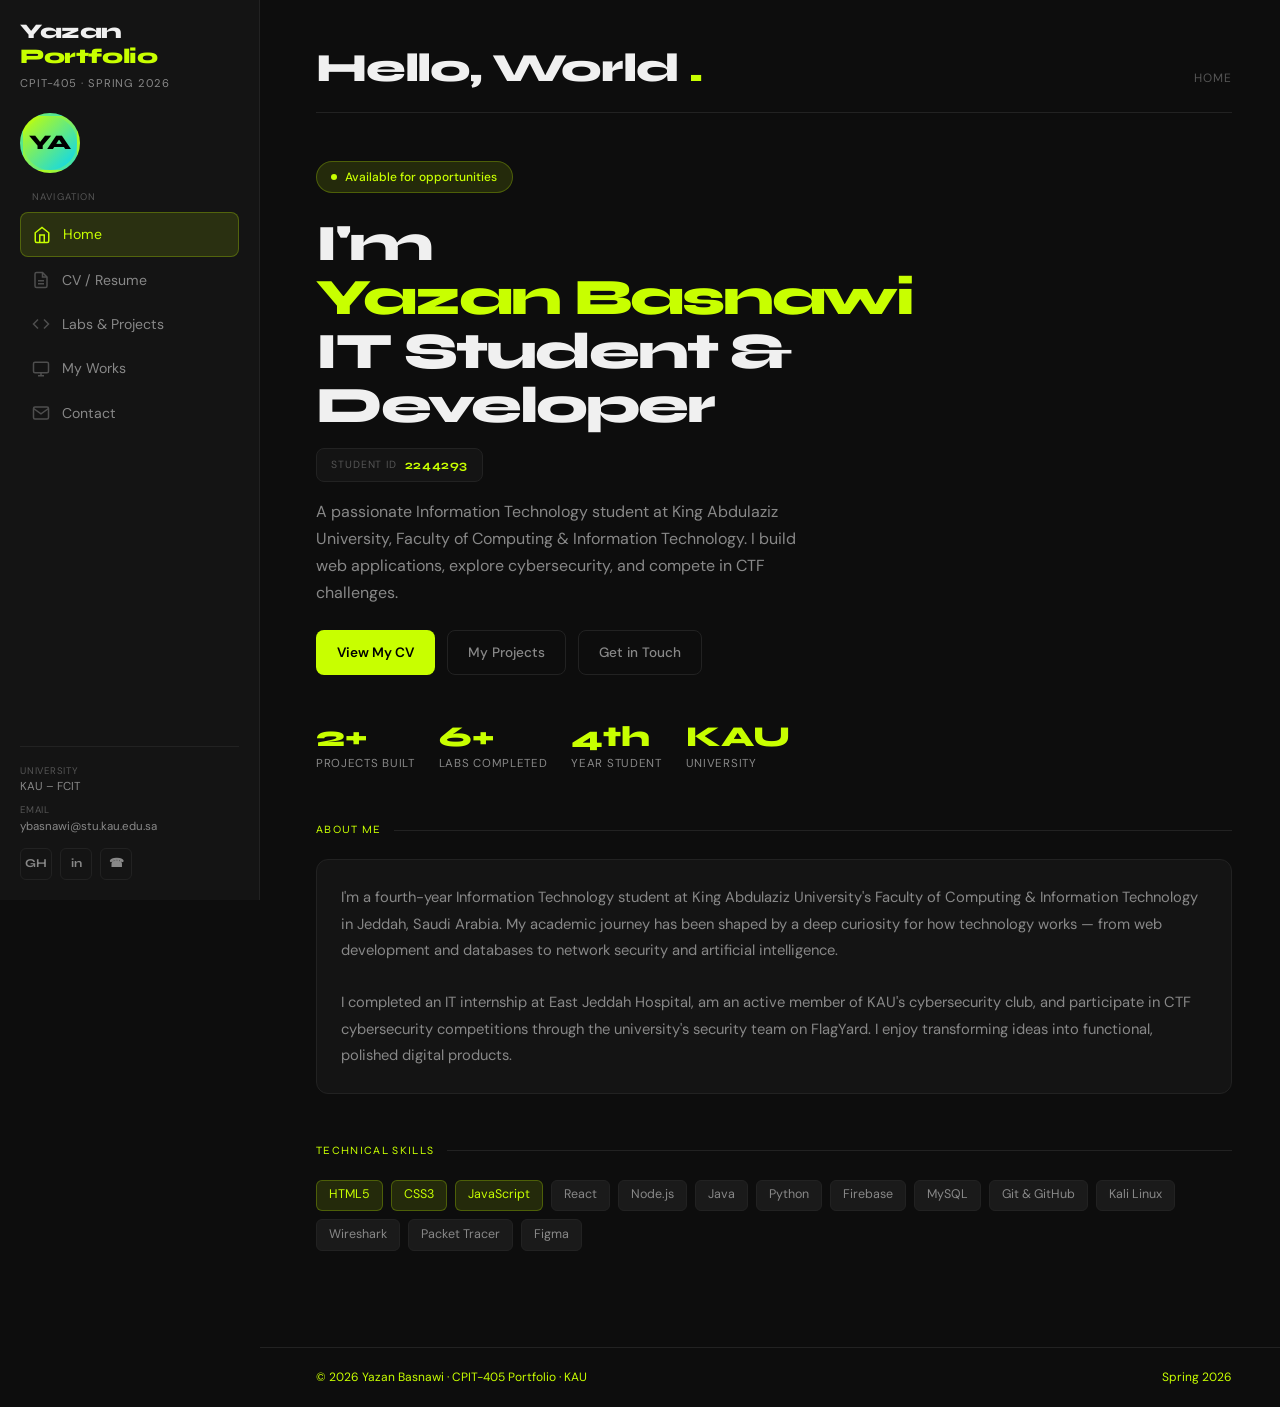
<file: index.html>
<!DOCTYPE html>
<html lang="en">
<head>
  <meta charset="UTF-8" />
  <meta name="viewport" content="width=device-width, initial-scale=1.0" />
  <title>Yazan – Portfolio</title>
  <link rel="stylesheet" href="style.css" />
</head>
<body>

  <!-- Mobile toggle -->
  <button class="mobile-menu-btn" id="menuBtn" aria-label="Open menu">
    <span></span><span></span><span></span>
  </button>

  <div class="layout">

    <!-- ===== Sidebar ===== -->
    <aside class="sidebar" id="sidebar">

      <header>
      <div class="sidebar-brand">
        <h1>Yazan<br><span>Portfolio</span></h1>
        <p>CPIT-405 · Spring 2026</p>
      </div>

      <div class="sidebar-avatar">YA</div>

      <nav class="sidebar-nav">
        <p class="nav-label">Navigation</p>
        <ul>
          <li>
            <a href="index.html" class="active">
              <svg class="nav-icon" viewBox="0 0 24 24" fill="none" stroke="currentColor" stroke-width="2">
                <path d="M3 9l9-7 9 7v11a2 2 0 01-2 2H5a2 2 0 01-2-2z"/><polyline points="9 22 9 12 15 12 15 22"/>
              </svg>
              Home
            </a>
          </li>
          <li>
            <a href="cv.html">
              <svg class="nav-icon" viewBox="0 0 24 24" fill="none" stroke="currentColor" stroke-width="2">
                <path d="M14 2H6a2 2 0 00-2 2v16a2 2 0 002 2h12a2 2 0 002-2V8z"/><polyline points="14 2 14 8 20 8"/><line x1="16" y1="13" x2="8" y2="13"/><line x1="16" y1="17" x2="8" y2="17"/>
              </svg>
              CV / Resume
            </a>
          </li>
          <li>
            <a href="labs.html">
              <svg class="nav-icon" viewBox="0 0 24 24" fill="none" stroke="currentColor" stroke-width="2">
                <polyline points="16 18 22 12 16 6"/><polyline points="8 6 2 12 8 18"/>
              </svg>
              Labs & Projects
            </a>
          </li>
          <li>
            <a href="myworks.html">
              <svg class="nav-icon" viewBox="0 0 24 24" fill="none" stroke="currentColor" stroke-width="2">
                <rect x="2" y="3" width="20" height="14" rx="2"/><line x1="8" y1="21" x2="16" y2="21"/><line x1="12" y1="17" x2="12" y2="21"/>
              </svg>
              My Works
            </a>
          </li>
          <li>
            <a href="contact.html">
              <svg class="nav-icon" viewBox="0 0 24 24" fill="none" stroke="currentColor" stroke-width="2">
                <path d="M4 4h16c1.1 0 2 .9 2 2v12c0 1.1-.9 2-2 2H4c-1.1 0-2-.9-2-2V6c0-1.1.9-2 2-2z"/><polyline points="22,6 12,13 2,6"/>
              </svg>
              Contact
            </a>
          </li>
        </ul>
      </nav>
    </header>

      <div class="sidebar-info">
        <div class="info-row">
          <div class="info-item">
            <span>University</span>
            <span>KAU – FCIT</span>
          </div>
          <div class="info-item">
            <span>Email</span>
            <a href="mailto:ybasnawi@stu.kau.edu.sa">ybasnawi@stu.kau.edu.sa</a>
          </div>
        </div>
        <div class="sidebar-socials">
          <a href="https://github.com/yazanworkin" target="_blank" class="social-icon" title="GitHub">GH</a>
          <a href="https://www.linkedin.com/in/yazan-basnawi" target="_blank" class="social-icon" title="LinkedIn">in</a>
          <a href="tel:+966543111505" class="social-icon" title="Phone">☎</a>
        </div>
      </div>

    </aside>

    <!-- ===== Main ===== -->
    <main>

      <!-- Hero -->
      <div class="page-header">
        <h2>Hello, World <span class="highlight">.</span></h2>
        <span class="breadcrumb">Home</span>
      </div>

      <section>
        <div class="hero">
          <div class="hero-text">
            <div class="hero-badge">Available for opportunities</div>
            <h2>
              I'm
              <span class="name-accent">Yazan Basnawi</span>
              IT Student & Developer
            </h2>
            <div style="display:inline-flex; align-items:center; gap:0.5rem; background:var(--bg-card); border:1px solid var(--border); border-radius:8px; padding:0.35rem 0.9rem; font-size:0.78rem; color:var(--text-muted); margin-bottom:1rem;">
              <span style="color:var(--text-dim); text-transform:uppercase; letter-spacing:0.08em; font-size:0.65rem;">Student ID</span>
              <span style="font-family:var(--font-display); font-weight:700; color:var(--accent); letter-spacing:0.05em;">2244293</span>
            </div>
            <p>
              A passionate Information Technology student at King Abdulaziz University,
              Faculty of Computing & Information Technology. I build web applications,
              explore cybersecurity, and compete in CTF challenges.
            </p>
            <div class="hero-cta">
              <a href="cv.html" class="btn btn-primary">View My CV</a>
              <a href="labs.html" class="btn btn-outline">My Projects</a>
              <a href="contact.html" class="btn btn-outline">Get in Touch</a>
            </div>
          </div>
        </div>

        <div class="stats-row">
          <div class="stat-item">
            <span class="stat-num">2+</span>
            <span class="stat-label">Projects Built</span>
          </div>
          <div class="stat-item">
            <span class="stat-num">6+</span>
            <span class="stat-label">Labs Completed</span>
          </div>
          <div class="stat-item">
            <span class="stat-num">4th</span>
            <span class="stat-label">Year Student</span>
          </div>
          <div class="stat-item">
            <span class="stat-num">KAU</span>
            <span class="stat-label">University</span>
          </div>
        </div>
      </section>

      <!-- About -->
      <section>
        <p class="section-title">About Me</p>
        <div class="card">
          <p style="color: var(--text-muted); line-height: 1.8; font-size: 0.92rem;">
            I'm a fourth-year Information Technology student at King Abdulaziz University's Faculty
            of Computing & Information Technology in Jeddah, Saudi Arabia. My academic journey
            has been shaped by a deep curiosity for how technology works — from web development
            and databases to network security and artificial intelligence.
          </p>
          <br>
          <p style="color: var(--text-muted); line-height: 1.8; font-size: 0.92rem;">
            I completed an IT internship at East Jeddah Hospital, am an active member of KAU's
            cybersecurity club, and participate in CTF cybersecurity competitions through the university's
            security team on FlagYard. I enjoy transforming ideas into functional, polished
            digital products.
          </p>
        </div>
      </section>

      <!-- Skills -->
      <section>
        <p class="section-title">Technical Skills</p>
        <div class="chips">
          <span class="chip featured">HTML5</span>
          <span class="chip featured">CSS3</span>
          <span class="chip featured">JavaScript</span>
          <span class="chip">React</span>
          <span class="chip">Node.js</span>
          <span class="chip">Java</span>
          <span class="chip">Python</span>
          <span class="chip">Firebase</span>
          <span class="chip">MySQL</span>
          <span class="chip">Git & GitHub</span>
          <span class="chip">Kali Linux</span>
          <span class="chip">Wireshark</span>
          <span class="chip">Packet Tracer</span>
          <span class="chip">Figma</span>
        </div>
      </section>

    </main>
  </div>

  <!-- Footer -->
  <footer>
    <span>© 2026 Yazan Basnawi · <span>CPIT-405 Portfolio</span> · KAU</span>
    <span>Spring 2026</span>
  </footer>

  <script>
    const btn = document.getElementById('menuBtn');
    const sidebar = document.getElementById('sidebar');
    btn.addEventListener('click', () => sidebar.classList.toggle('open'));
    document.addEventListener('click', e => {
      if (!sidebar.contains(e.target) && !btn.contains(e.target)) {
        sidebar.classList.remove('open');
      }
    });
  </script>

</body>
</html>
</file>
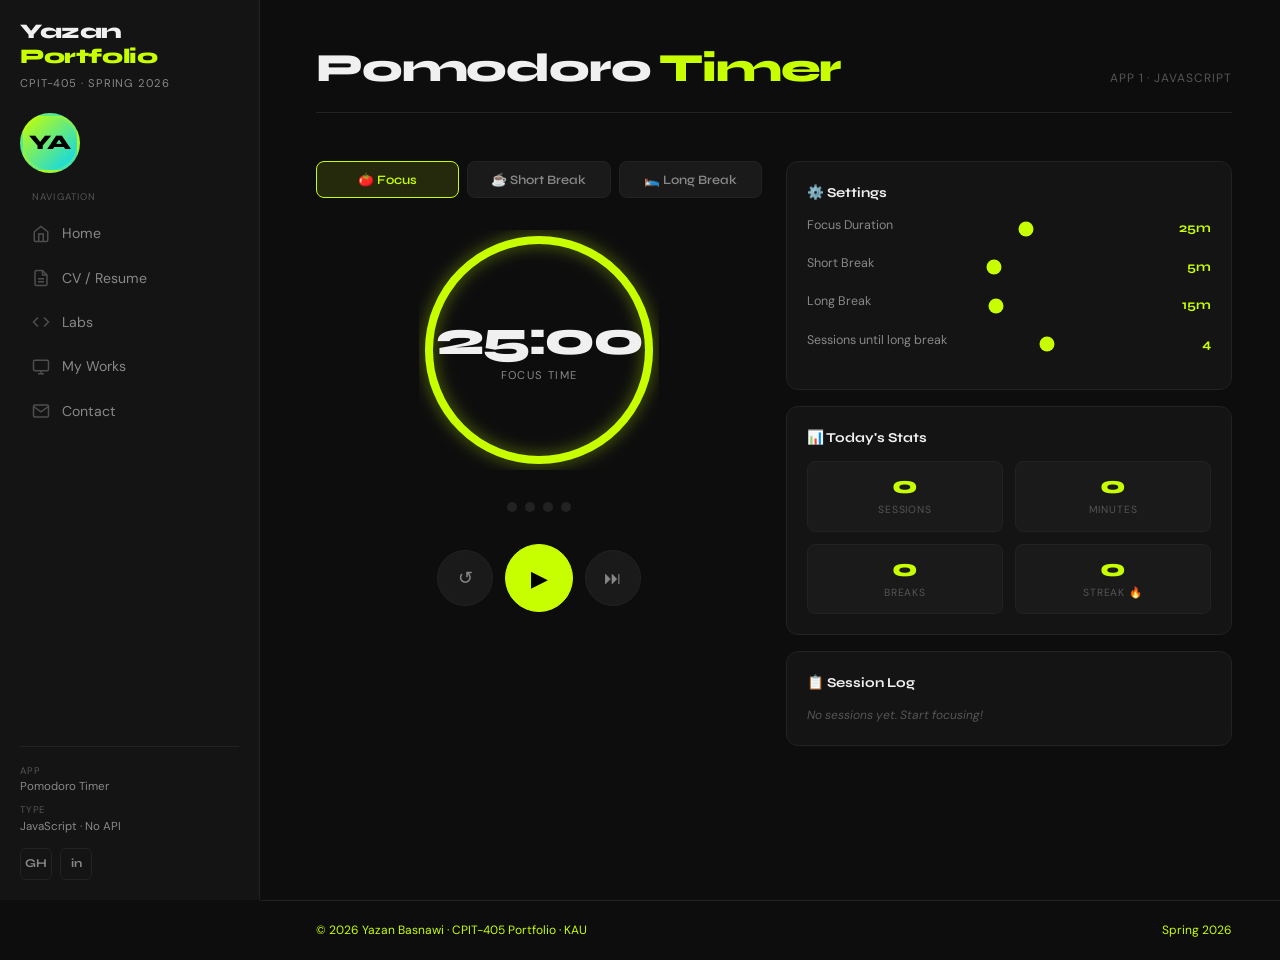
<file: app1.html>
<!DOCTYPE html>
<html lang="en">
<head>
  <meta charset="UTF-8" />
  <meta name="viewport" content="width=device-width, initial-scale=1.0" />
  <title>Yazan – Pomodoro Timer</title>
  <link rel="stylesheet" href="style.css" />
  <style>
    .app-layout {
      display: grid;
      grid-template-columns: 1fr 1fr;
      gap: 1.5rem;
      align-items: start;
    }

    /* Mode tabs */
    .mode-tabs {
      display: flex;
      gap: 0.5rem;
      margin-bottom: 2rem;
    }

    .mode-tab {
      flex: 1;
      padding: 0.6rem 1rem;
      border-radius: 8px;
      border: 1px solid var(--border);
      background: var(--bg-card2);
      color: var(--text-muted);
      font-family: var(--font-display);
      font-size: 0.8rem;
      font-weight: 600;
      cursor: pointer;
      transition: all 0.2s;
      text-align: center;
    }

    .mode-tab.active {
      background: var(--accent-dim);
      border-color: var(--accent);
      color: var(--accent);
    }

    .mode-tab:hover:not(.active) {
      border-color: var(--accent-border);
      color: var(--text);
    }

    /* Timer ring */
    .timer-container {
      display: flex;
      flex-direction: column;
      align-items: center;
      gap: 2rem;
    }

    .timer-ring-wrap {
      position: relative;
      width: 240px;
      height: 240px;
    }

    .timer-ring-wrap svg {
      transform: rotate(-90deg);
      width: 240px;
      height: 240px;
    }

    .ring-bg {
      fill: none;
      stroke: var(--border);
      stroke-width: 8;
    }

    .ring-progress {
      fill: none;
      stroke: var(--accent);
      stroke-width: 8;
      stroke-linecap: round;
      stroke-dasharray: 691;
      stroke-dashoffset: 0;
      transition: stroke-dashoffset 1s linear, stroke 0.3s;
      filter: drop-shadow(0 0 8px rgba(200,255,0,0.5));
    }

    .ring-progress.break {
      stroke: #00d4ff;
      filter: drop-shadow(0 0 8px rgba(0,212,255,0.5));
    }

    .timer-display {
      position: absolute;
      top: 50%;
      left: 50%;
      transform: translate(-50%, -50%);
      text-align: center;
    }

    .timer-time {
      font-family: var(--font-display);
      font-size: 3rem;
      font-weight: 800;
      color: var(--text);
      letter-spacing: -0.04em;
      line-height: 1;
    }

    .timer-label {
      font-size: 0.7rem;
      text-transform: uppercase;
      letter-spacing: 0.12em;
      color: var(--text-muted);
      margin-top: 0.25rem;
    }

    /* Controls */
    .timer-controls {
      display: flex;
      gap: 0.75rem;
      align-items: center;
    }

    .btn-timer {
      width: 56px;
      height: 56px;
      border-radius: 50%;
      border: 1px solid var(--border);
      background: var(--bg-card2);
      color: var(--text-muted);
      cursor: pointer;
      display: flex;
      align-items: center;
      justify-content: center;
      transition: all 0.2s;
      font-size: 1.1rem;
    }

    .btn-timer:hover {
      border-color: var(--accent-border);
      color: var(--accent);
      background: var(--accent-dim);
    }

    .btn-timer.primary {
      width: 68px;
      height: 68px;
      background: var(--accent);
      border-color: var(--accent);
      color: #000;
      font-size: 1.4rem;
    }

    .btn-timer.primary:hover {
      background: #d4ff26;
    }

    /* Session tracker */
    .session-dots {
      display: flex;
      gap: 0.5rem;
    }

    .session-dot {
      width: 10px;
      height: 10px;
      border-radius: 50%;
      background: var(--border);
      transition: background 0.3s;
    }

    .session-dot.done {
      background: var(--accent);
      box-shadow: 0 0 6px rgba(200,255,0,0.5);
    }

    /* Right panel */
    .pomodoro-info {
      display: flex;
      flex-direction: column;
      gap: 1rem;
    }

    .info-card {
      background: var(--bg-card);
      border: 1px solid var(--border);
      border-radius: var(--radius);
      padding: 1.25rem;
    }

    .info-card h3 {
      font-family: var(--font-display);
      font-size: 0.85rem;
      font-weight: 700;
      margin-bottom: 0.75rem;
      color: var(--text);
    }

    /* Settings sliders */
    .setting-row {
      display: flex;
      align-items: center;
      justify-content: space-between;
      margin-bottom: 0.75rem;
    }

    .setting-row label {
      font-size: 0.78rem;
      color: var(--text-muted);
      text-transform: none;
      letter-spacing: 0;
    }

    .setting-row input[type="range"] {
      width: 100px;
      accent-color: var(--accent);
      background: transparent;
      border: none;
      padding: 0;
    }

    .setting-val {
      font-family: var(--font-display);
      font-size: 0.82rem;
      font-weight: 700;
      color: var(--accent);
      width: 36px;
      text-align: right;
    }

    /* Stats */
    .stats-grid {
      display: grid;
      grid-template-columns: 1fr 1fr;
      gap: 0.75rem;
    }

    .stat-box {
      background: var(--bg-card2);
      border: 1px solid var(--border);
      border-radius: 8px;
      padding: 0.75rem;
      text-align: center;
    }

    .stat-box .num {
      font-family: var(--font-display);
      font-size: 1.5rem;
      font-weight: 800;
      color: var(--accent);
      line-height: 1;
    }

    .stat-box .lbl {
      font-size: 0.65rem;
      text-transform: uppercase;
      letter-spacing: 0.08em;
      color: var(--text-dim);
      margin-top: 0.25rem;
    }

    /* Log */
    .session-log {
      max-height: 150px;
      overflow-y: auto;
      display: flex;
      flex-direction: column;
      gap: 0.35rem;
    }

    .log-entry {
      font-size: 0.75rem;
      color: var(--text-muted);
      display: flex;
      align-items: center;
      gap: 0.5rem;
    }

    .log-entry::before {
      content: '';
      width: 6px;
      height: 6px;
      border-radius: 50%;
      background: var(--accent);
      flex-shrink: 0;
    }

    .log-entry.break-log::before {
      background: #00d4ff;
    }

    .log-empty {
      font-size: 0.75rem;
      color: var(--text-dim);
      font-style: italic;
    }

    /* Notification bar */
    .notif-bar {
      background: var(--accent-dim);
      border: 1px solid var(--accent-border);
      border-radius: 8px;
      padding: 0.65rem 1rem;
      font-size: 0.82rem;
      color: var(--accent);
      display: none;
      align-items: center;
      gap: 0.5rem;
      margin-bottom: 1rem;
    }

    .notif-bar.show { display: flex; }

    @media (max-width: 900px) {
      .app-layout { grid-template-columns: 1fr; }
      .timer-ring-wrap { width: 200px; height: 200px; }
      .timer-ring-wrap svg { width: 200px; height: 200px; }
      .ring-progress { stroke-dasharray: 565; }
      .timer-time { font-size: 2.5rem; }
    }
  </style>
</head>
<body>

  <button class="mobile-menu-btn" id="menuBtn" aria-label="Open menu">
    <span></span><span></span><span></span>
  </button>

  <div class="layout">
    <aside class="sidebar" id="sidebar">
      <header>
        <div class="sidebar-brand">
          <h1>Yazan<br><span>Portfolio</span></h1>
          <p>CPIT-405 · Spring 2026</p>
        </div>
        <div class="sidebar-avatar">YA</div>
        <nav class="sidebar-nav">
          <p class="nav-label">Navigation</p>
          <ul>
            <li><a href="index.html"><svg class="nav-icon" viewBox="0 0 24 24" fill="none" stroke="currentColor" stroke-width="2"><path d="M3 9l9-7 9 7v11a2 2 0 01-2 2H5a2 2 0 01-2-2z"/><polyline points="9 22 9 12 15 12 15 22"/></svg>Home</a></li>
            <li><a href="cv.html"><svg class="nav-icon" viewBox="0 0 24 24" fill="none" stroke="currentColor" stroke-width="2"><path d="M14 2H6a2 2 0 00-2 2v16a2 2 0 002 2h12a2 2 0 002-2V8z"/><polyline points="14 2 14 8 20 8"/><line x1="16" y1="13" x2="8" y2="13"/><line x1="16" y1="17" x2="8" y2="17"/></svg>CV / Resume</a></li>
            <li><a href="labs.html"><svg class="nav-icon" viewBox="0 0 24 24" fill="none" stroke="currentColor" stroke-width="2"><polyline points="16 18 22 12 16 6"/><polyline points="8 6 2 12 8 18"/></svg>Labs</a></li>
            <li><a href="myworks.html"><svg class="nav-icon" viewBox="0 0 24 24" fill="none" stroke="currentColor" stroke-width="2"><rect x="2" y="3" width="20" height="14" rx="2"/><line x1="8" y1="21" x2="16" y2="21"/><line x1="12" y1="17" x2="12" y2="21"/></svg>My Works</a></li>
            <li><a href="contact.html"><svg class="nav-icon" viewBox="0 0 24 24" fill="none" stroke="currentColor" stroke-width="2"><path d="M4 4h16c1.1 0 2 .9 2 2v12c0 1.1-.9 2-2 2H4c-1.1 0-2-.9-2-2V6c0-1.1.9-2 2-2z"/><polyline points="22,6 12,13 2,6"/></svg>Contact</a></li>
          </ul>
        </nav>
      </header>
      <div class="sidebar-info">
        <div class="info-row">
          <div class="info-item"><span>App</span><span>Pomodoro Timer</span></div>
          <div class="info-item"><span>Type</span><span>JavaScript · No API</span></div>
        </div>
        <div class="sidebar-socials">
          <a href="https://github.com/yazanworkin" target="_blank" class="social-icon">GH</a>
          <a href="https://www.linkedin.com/in/yazan-basnawi" target="_blank" class="social-icon">in</a>
        </div>
      </div>
    </aside>

    <main>
      <div class="page-header">
        <h2>Pomodoro <span class="highlight">Timer</span></h2>
        <span class="breadcrumb">App 1 · JavaScript</span>
      </div>

      <div id="notifBar" class="notif-bar">
        <span id="notifText">🍅 Time's up!</span>
      </div>

      <section>
        <div class="app-layout">

          <!-- Left: Timer -->
          <div>
            <div class="mode-tabs">
              <button class="mode-tab active" id="tab-work" onclick="switchMode('work')">🍅 Focus</button>
              <button class="mode-tab" id="tab-short" onclick="switchMode('short')">☕ Short Break</button>
              <button class="mode-tab" id="tab-long" onclick="switchMode('long')">🛌 Long Break</button>
            </div>

            <div class="timer-container">
              <div class="timer-ring-wrap">
                <svg viewBox="0 0 240 240" xmlns="http://www.w3.org/2000/svg">
                  <circle class="ring-bg" cx="120" cy="120" r="110"/>
                  <circle class="ring-progress" id="ringProgress" cx="120" cy="120" r="110"/>
                </svg>
                <div class="timer-display">
                  <div class="timer-time" id="timerDisplay">25:00</div>
                  <div class="timer-label" id="timerLabel">Focus Time</div>
                </div>
              </div>

              <div class="session-dots" id="sessionDots">
                <div class="session-dot"></div>
                <div class="session-dot"></div>
                <div class="session-dot"></div>
                <div class="session-dot"></div>
              </div>

              <div class="timer-controls">
                <button class="btn-timer" onclick="resetTimer()" title="Reset">↺</button>
                <button class="btn-timer primary" id="startBtn" onclick="toggleTimer()">▶</button>
                <button class="btn-timer" onclick="skipSession()" title="Skip">⏭</button>
              </div>
            </div>
          </div>

          <!-- Right: Settings + Stats -->
          <div class="pomodoro-info">

            <div class="info-card">
              <h3>⚙️ Settings</h3>
              <div class="setting-row">
                <label>Focus Duration</label>
                <input type="range" id="workDur" min="1" max="60" value="25" oninput="updateSettings()" />
                <span class="setting-val" id="workVal">25m</span>
              </div>
              <div class="setting-row">
                <label>Short Break</label>
                <input type="range" id="shortDur" min="1" max="30" value="5" oninput="updateSettings()" />
                <span class="setting-val" id="shortVal">5m</span>
              </div>
              <div class="setting-row">
                <label>Long Break</label>
                <input type="range" id="longDur" min="5" max="60" value="15" oninput="updateSettings()" />
                <span class="setting-val" id="longVal">15m</span>
              </div>
              <div class="setting-row">
                <label>Sessions until long break</label>
                <input type="range" id="sessionCount" min="2" max="8" value="4" oninput="updateSettings()" />
                <span class="setting-val" id="sessionVal">4</span>
              </div>
            </div>

            <div class="info-card">
              <h3>📊 Today's Stats</h3>
              <div class="stats-grid">
                <div class="stat-box">
                  <div class="num" id="statSessions">0</div>
                  <div class="lbl">Sessions</div>
                </div>
                <div class="stat-box">
                  <div class="num" id="statMinutes">0</div>
                  <div class="lbl">Minutes</div>
                </div>
                <div class="stat-box">
                  <div class="num" id="statBreaks">0</div>
                  <div class="lbl">Breaks</div>
                </div>
                <div class="stat-box">
                  <div class="num" id="statStreak">0</div>
                  <div class="lbl">Streak 🔥</div>
                </div>
              </div>
            </div>

            <div class="info-card">
              <h3>📋 Session Log</h3>
              <div class="session-log" id="sessionLog">
                <div class="log-empty">No sessions yet. Start focusing!</div>
              </div>
            </div>

          </div>
        </div>
      </section>
    </main>
  </div>

  <footer>
    <span>© 2026 Yazan Basnawi · <span>CPIT-405 Portfolio</span> · KAU</span>
    <span>Spring 2026</span>
  </footer>

  <script>
    // Sidebar toggle
    const menuBtn = document.getElementById('menuBtn');
    const sidebar = document.getElementById('sidebar');
    menuBtn.addEventListener('click', () => sidebar.classList.toggle('open'));
    document.addEventListener('click', e => {
      if (!sidebar.contains(e.target) && !menuBtn.contains(e.target)) sidebar.classList.remove('open');
    });

    // ===== Pomodoro Logic =====
    const CIRCUMFERENCE = 2 * Math.PI * 110; // 691.15

    let mode = 'work';
    let isRunning = false;
    let interval = null;
    let totalSeconds = 0;
    let remainingSeconds = 0;
    let sessionsCompleted = 0;
    let totalMinutes = 0;
    let totalBreaks = 0;
    let streak = 0;
    let logEntries = [];

    // Load stats from localStorage
    const saved = JSON.parse(localStorage.getItem('pomodoroStats') || '{}');
    if (saved.date === new Date().toDateString()) {
      sessionsCompleted = saved.sessions || 0;
      totalMinutes = saved.minutes || 0;
      totalBreaks = saved.breaks || 0;
      streak = saved.streak || 0;
      logEntries = saved.log || [];
    }

    function getDurations() {
      return {
        work: parseInt(document.getElementById('workDur').value) * 60,
        short: parseInt(document.getElementById('shortDur').value) * 60,
        long: parseInt(document.getElementById('longDur').value) * 60,
        sessions: parseInt(document.getElementById('sessionCount').value)
      };
    }

    function updateSettings() {
      const d = getDurations();
      document.getElementById('workVal').textContent = d.work / 60 + 'm';
      document.getElementById('shortVal').textContent = d.short / 60 + 'm';
      document.getElementById('longVal').textContent = d.long / 60 + 'm';
      document.getElementById('sessionVal').textContent = d.sessions;
      if (!isRunning) {
        totalSeconds = d[mode];
        remainingSeconds = totalSeconds;
        updateDisplay();
        updateRing();
      }
    }

    function switchMode(m) {
      if (isRunning) return;
      mode = m;
      document.querySelectorAll('.mode-tab').forEach(t => t.classList.remove('active'));
      document.getElementById('tab-' + m).classList.add('active');
      const labels = { work: 'Focus Time', short: 'Short Break', long: 'Long Break' };
      document.getElementById('timerLabel').textContent = labels[m];
      const ring = document.getElementById('ringProgress');
      ring.classList.toggle('break', m !== 'work');
      totalSeconds = getDurations()[m];
      remainingSeconds = totalSeconds;
      updateDisplay();
      updateRing();
    }

    function updateDisplay() {
      const m = Math.floor(remainingSeconds / 60).toString().padStart(2, '0');
      const s = (remainingSeconds % 60).toString().padStart(2, '0');
      document.getElementById('timerDisplay').textContent = m + ':' + s;
      document.title = m + ':' + s + ' – Pomodoro';
    }

    function updateRing() {
      const progress = remainingSeconds / totalSeconds;
      const offset = CIRCUMFERENCE * (1 - progress);
      document.getElementById('ringProgress').style.strokeDashoffset = offset;
    }

    function updateSessionDots() {
      const dots = document.querySelectorAll('.session-dot');
      dots.forEach((dot, i) => {
        dot.classList.toggle('done', i < (sessionsCompleted % getDurations().sessions));
      });
    }

    function updateStats() {
      document.getElementById('statSessions').textContent = sessionsCompleted;
      document.getElementById('statMinutes').textContent = totalMinutes;
      document.getElementById('statBreaks').textContent = totalBreaks;
      document.getElementById('statStreak').textContent = streak;
      // Save to localStorage
      localStorage.setItem('pomodoroStats', JSON.stringify({
        date: new Date().toDateString(),
        sessions: sessionsCompleted,
        minutes: totalMinutes,
        breaks: totalBreaks,
        streak,
        log: logEntries
      }));
    }

    function addLog(text, isBreak = false) {
      const now = new Date();
      const time = now.getHours().toString().padStart(2,'0') + ':' + now.getMinutes().toString().padStart(2,'0');
      logEntries.unshift({ text, time, isBreak });
      if (logEntries.length > 20) logEntries.pop();
      renderLog();
    }

    function renderLog() {
      const container = document.getElementById('sessionLog');
      if (logEntries.length === 0) {
        container.innerHTML = '<div class="log-empty">No sessions yet. Start focusing!</div>';
        return;
      }
      container.innerHTML = logEntries.map(e =>
        `<div class="log-entry ${e.isBreak ? 'break-log' : ''}">
          <span style="color:var(--text-dim);font-size:0.65rem;">${e.time}</span>
          ${e.text}
        </div>`
      ).join('');
    }

    function showNotif(text) {
      const bar = document.getElementById('notifBar');
      document.getElementById('notifText').textContent = text;
      bar.classList.add('show');
      setTimeout(() => bar.classList.remove('show'), 4000);
      // Play a beep
      try {
        const ctx = new (window.AudioContext || window.webkitAudioContext)();
        const osc = ctx.createOscillator();
        const gain = ctx.createGain();
        osc.connect(gain);
        gain.connect(ctx.destination);
        osc.frequency.value = 880;
        gain.gain.setValueAtTime(0.3, ctx.currentTime);
        gain.gain.exponentialRampToValueAtTime(0.001, ctx.currentTime + 0.5);
        osc.start(ctx.currentTime);
        osc.stop(ctx.currentTime + 0.5);
      } catch(e) {}
    }

    function sessionComplete() {
      clearInterval(interval);
      isRunning = false;
      document.getElementById('startBtn').textContent = '▶';

      if (mode === 'work') {
        sessionsCompleted++;
        totalMinutes += Math.floor(getDurations().work / 60);
        streak++;
        addLog(`✅ Focus session #${sessionsCompleted} completed`);
        updateSessionDots();
        const d = getDurations();
        if (sessionsCompleted % d.sessions === 0) {
          showNotif('🎉 Long break time! You earned it.');
          switchMode('long');
        } else {
          showNotif('☕ Short break time! Relax for a bit.');
          switchMode('short');
        }
      } else {
        totalBreaks++;
        addLog(`☕ Break completed`, true);
        showNotif('🍅 Back to focus! You got this.');
        switchMode('work');
      }
      updateStats();
      renderLog();
    }

    function toggleTimer() {
      if (isRunning) {
        clearInterval(interval);
        isRunning = false;
        document.getElementById('startBtn').textContent = '▶';
      } else {
        if (remainingSeconds === 0) {
          totalSeconds = getDurations()[mode];
          remainingSeconds = totalSeconds;
        }
        isRunning = true;
        document.getElementById('startBtn').textContent = '⏸';
        interval = setInterval(() => {
          remainingSeconds--;
          updateDisplay();
          updateRing();
          if (remainingSeconds <= 0) sessionComplete();
        }, 1000);
      }
    }

    function resetTimer() {
      clearInterval(interval);
      isRunning = false;
      document.getElementById('startBtn').textContent = '▶';
      totalSeconds = getDurations()[mode];
      remainingSeconds = totalSeconds;
      updateDisplay();
      updateRing();
    }

    function skipSession() {
      clearInterval(interval);
      isRunning = false;
      document.getElementById('startBtn').textContent = '▶';
      sessionComplete();
    }

    // Init
    totalSeconds = getDurations()[mode];
    remainingSeconds = totalSeconds;
    updateDisplay();
    updateRing();
    updateStats();
    renderLog();
    updateSessionDots();
  </script>
</body>
</html>
</file>
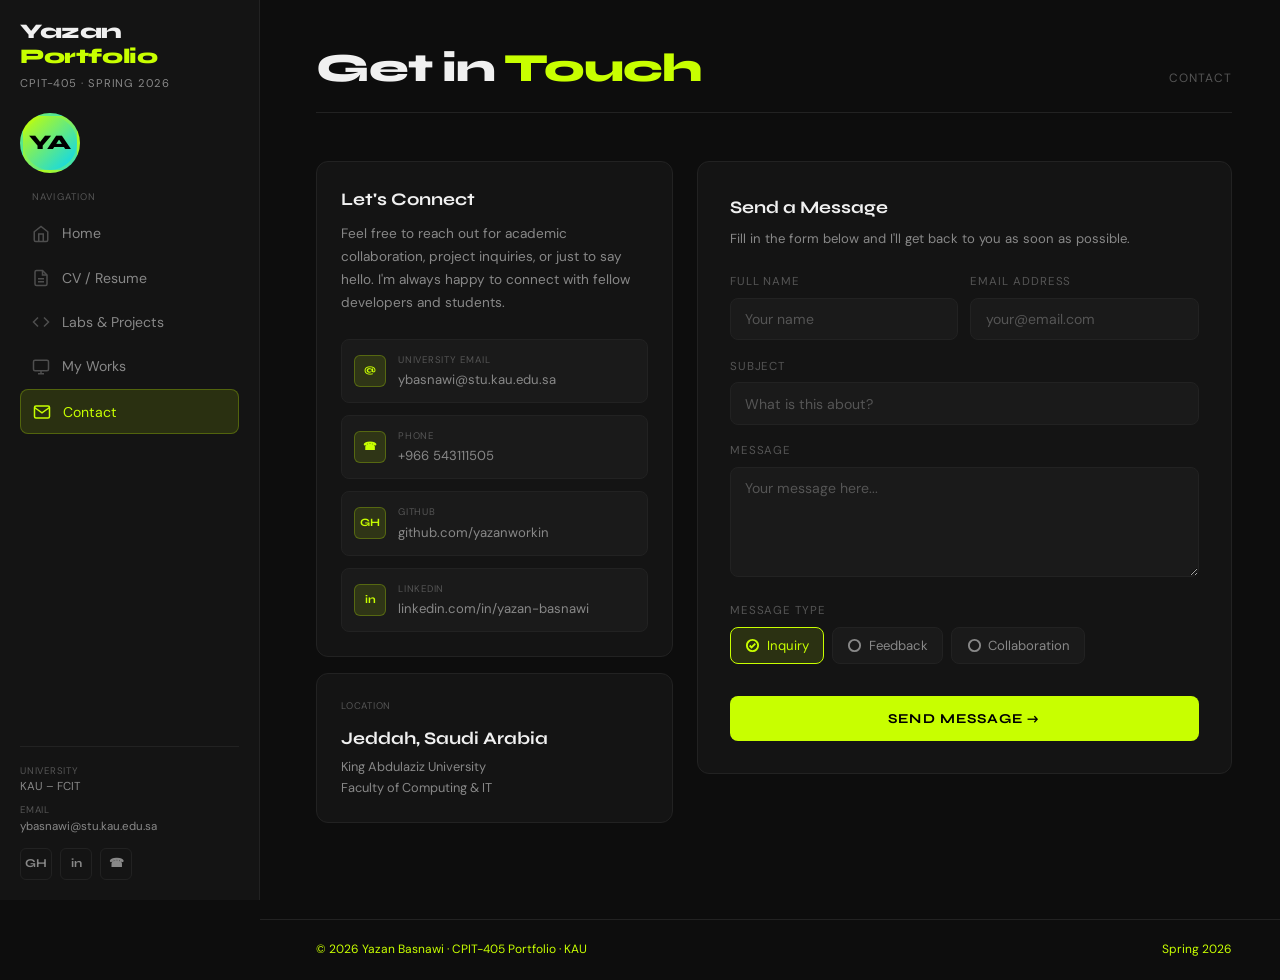
<file: contact.html>
<!DOCTYPE html>
<html lang="en">
<head>
  <meta charset="UTF-8" />
  <meta name="viewport" content="width=device-width, initial-scale=1.0" />
  <title>Yazan – Contact</title>
  <link rel="stylesheet" href="style.css" />
</head>
<body>

  <button class="mobile-menu-btn" id="menuBtn" aria-label="Open menu">
    <span></span><span></span><span></span>
  </button>

  <div class="layout">

    <!-- ===== Sidebar ===== -->
    <aside class="sidebar" id="sidebar">

      <header>
      <div class="sidebar-brand">
        <h1>Yazan<br><span>Portfolio</span></h1>
        <p>CPIT-405 · Spring 2026</p>
      </div>

      <div class="sidebar-avatar">YA</div>

      <nav class="sidebar-nav">
        <p class="nav-label">Navigation</p>
        <ul>
          <li>
            <a href="index.html">
              <svg class="nav-icon" viewBox="0 0 24 24" fill="none" stroke="currentColor" stroke-width="2">
                <path d="M3 9l9-7 9 7v11a2 2 0 01-2 2H5a2 2 0 01-2-2z"/><polyline points="9 22 9 12 15 12 15 22"/>
              </svg>
              Home
            </a>
          </li>
          <li>
            <a href="cv.html">
              <svg class="nav-icon" viewBox="0 0 24 24" fill="none" stroke="currentColor" stroke-width="2">
                <path d="M14 2H6a2 2 0 00-2 2v16a2 2 0 002 2h12a2 2 0 002-2V8z"/><polyline points="14 2 14 8 20 8"/><line x1="16" y1="13" x2="8" y2="13"/><line x1="16" y1="17" x2="8" y2="17"/>
              </svg>
              CV / Resume
            </a>
          </li>
          <li>
            <a href="labs.html">
              <svg class="nav-icon" viewBox="0 0 24 24" fill="none" stroke="currentColor" stroke-width="2">
                <polyline points="16 18 22 12 16 6"/><polyline points="8 6 2 12 8 18"/>
              </svg>
              Labs & Projects
            </a>
          </li>
          <li>
            <a href="myworks.html">
              <svg class="nav-icon" viewBox="0 0 24 24" fill="none" stroke="currentColor" stroke-width="2">
                <rect x="2" y="3" width="20" height="14" rx="2"/><line x1="8" y1="21" x2="16" y2="21"/><line x1="12" y1="17" x2="12" y2="21"/>
              </svg>
              My Works
            </a>
          </li>
          <li>
            <a href="contact.html" class="active">
              <svg class="nav-icon" viewBox="0 0 24 24" fill="none" stroke="currentColor" stroke-width="2">
                <path d="M4 4h16c1.1 0 2 .9 2 2v12c0 1.1-.9 2-2 2H4c-1.1 0-2-.9-2-2V6c0-1.1.9-2 2-2z"/><polyline points="22,6 12,13 2,6"/>
              </svg>
              Contact
            </a>
          </li>
        </ul>
      </nav>
    </header>

      <div class="sidebar-info">
        <div class="info-row">
          <div class="info-item">
            <span>University</span>
            <span>KAU – FCIT</span>
          </div>
          <div class="info-item">
            <span>Email</span>
            <a href="mailto:ybasnawi@stu.kau.edu.sa">ybasnawi@stu.kau.edu.sa</a>
          </div>
        </div>
        <div class="sidebar-socials">
          <a href="https://github.com/yazanworkin" target="_blank" class="social-icon" title="GitHub">GH</a>
          <a href="https://www.linkedin.com/in/yazan-basnawi" target="_blank" class="social-icon" title="LinkedIn">in</a>
          <a href="tel:+966543111505" class="social-icon" title="Phone">☎</a>
        </div>
      </div>

    </aside>

    <!-- ===== Main ===== -->
    <main>

      <div class="page-header">
        <h2>Get in <span class="highlight">Touch</span></h2>
        <span class="breadcrumb">Contact</span>
      </div>

      <section>
        <div class="contact-layout">

          <!-- Left: contact info -->
          <div class="contact-info-block">
            <div class="card" style="margin-bottom:1rem;">
              <h3>Let's Connect</h3>
              <p>Feel free to reach out for academic collaboration, project inquiries, or just to say hello. I'm always happy to connect with fellow developers and students.</p>

              <div class="contact-list">

                <a href="mailto:ybasnawi@stu.kau.edu.sa" class="contact-item">
                  <div class="ci-icon">@</div>
                  <div>
                    <div style="font-size:0.6rem; text-transform:uppercase; letter-spacing:0.08em; color:var(--text-dim); margin-bottom:2px;">University Email</div>
                    <div>ybasnawi@stu.kau.edu.sa</div>
                  </div>
                </a>

                <a href="tel:+966543111505" class="contact-item">
                  <div class="ci-icon">☎</div>
                  <div>
                    <div style="font-size:0.6rem; text-transform:uppercase; letter-spacing:0.08em; color:var(--text-dim); margin-bottom:2px;">Phone</div>
                    <div>+966 543111505</div>
                  </div>
                </a>

                <a href="https://github.com/yazanworkin" target="_blank" class="contact-item">
                  <div class="ci-icon">GH</div>
                  <div>
                    <div style="font-size:0.6rem; text-transform:uppercase; letter-spacing:0.08em; color:var(--text-dim); margin-bottom:2px;">GitHub</div>
                    <div>github.com/yazanworkin</div>
                  </div>
                </a>

                <a href="https://www.linkedin.com/in/yazan-basnawi" target="_blank" class="contact-item">
                  <div class="ci-icon">in</div>
                  <div>
                    <div style="font-size:0.6rem; text-transform:uppercase; letter-spacing:0.08em; color:var(--text-dim); margin-bottom:2px;">LinkedIn</div>
                    <div>linkedin.com/in/yazan-basnawi</div>
                  </div>
                </a>

              </div>
            </div>

            <!-- Location card -->
            <div class="card">
              <div style="font-size:0.6rem; text-transform:uppercase; letter-spacing:0.08em; color:var(--text-dim); margin-bottom:0.75rem;">Location</div>
              <div style="font-family:var(--font-display); font-size:1.1rem; font-weight:700; margin-bottom:0.25rem;">Jeddah, Saudi Arabia</div>
              <div style="font-size:0.8rem; color:var(--text-muted);">King Abdulaziz University<br>Faculty of Computing & IT</div>
            </div>
          </div>

          <!-- Right: contact form -->
          <div class="contact-form-card">
            <h3>Send a Message</h3>
            <p>Fill in the form below and I'll get back to you as soon as possible.</p>

            <!--
              FormSubmit — no signup required.
              First submission will send a confirmation email to ybasnawi@stu.kau.edu.sa.
              Click the confirm link once, and all future submissions go straight to your inbox.
            -->
            <form id="contactForm" action="https://formsubmit.co/ybasnawi@stu.kau.edu.sa" method="POST">
              <!-- FormSubmit config -->
              <input type="hidden" name="_subject" value="New message from your Portfolio!" />
              <input type="hidden" name="_captcha" value="false" />
              <input type="hidden" name="_template" value="table" />
              <!-- Redirect after submit — change to your GitHub Pages URL once deployed -->
              <input type="hidden" name="_next" value="https://yazanworkin.github.io/portfolio/contact.html?sent=true" />

              <div class="form-row">
                <div class="form-group">
                  <label for="name">Full Name</label>
                  <input type="text" id="name" name="name" placeholder="Your name" required />
                </div>
                <div class="form-group">
                  <label for="email">Email Address</label>
                  <input type="email" id="email" name="email" placeholder="your@email.com" required />
                </div>
              </div>

              <div class="form-group">
                <label for="subject_input">Subject</label>
                <input type="text" id="subject_input" name="subject" placeholder="What is this about?" required />
              </div>

              <div class="form-group">
                <label for="message">Message</label>
                <textarea id="message" name="message" placeholder="Your message here..." required></textarea>
              </div>

              <div class="form-group">
                <label>Message Type</label>
                <div class="msg-type-group">
                  <label class="msg-type-btn active">
                    <input type="radio" name="message_type" value="Inquiry" checked hidden />
                    <svg viewBox="0 0 16 16" fill="none" stroke="currentColor" stroke-width="2"><circle cx="8" cy="8" r="6"/><path class="check-path" d="M5 8l2 2 4-4"/></svg>
                    Inquiry
                  </label>
                  <label class="msg-type-btn">
                    <input type="radio" name="message_type" value="Feedback" hidden />
                    <svg viewBox="0 0 16 16" fill="none" stroke="currentColor" stroke-width="2"><circle cx="8" cy="8" r="6"/><path class="check-path" d="M5 8l2 2 4-4"/></svg>
                    Feedback
                  </label>
                  <label class="msg-type-btn">
                    <input type="radio" name="message_type" value="Collaboration" hidden />
                    <svg viewBox="0 0 16 16" fill="none" stroke="currentColor" stroke-width="2"><circle cx="8" cy="8" r="6"/><path class="check-path" d="M5 8l2 2 4-4"/></svg>
                    Collaboration
                  </label>
                </div>
              </div>

              <!-- Honeypot spam protection -->
              <input type="text" name="_honey" style="display:none;" />

              <button type="submit" class="btn-submit" id="submitBtn">Send Message →</button>

              <div id="formMsg" style="margin-top:0.75rem; font-size:0.82rem; display:none;"></div>

            </form>
          </div>

        </div>
      </section>

    </main>
  </div>

  <footer>
    <span>© 2026 Yazan Basnawi · <span>CPIT-405 Portfolio</span> · KAU</span>
    <span>Spring 2026</span>
  </footer>

  <script>
    // Sidebar toggle
    const btn = document.getElementById('menuBtn');
    const sidebar = document.getElementById('sidebar');
    btn.addEventListener('click', () => sidebar.classList.toggle('open'));
    document.addEventListener('click', e => {
      if (!sidebar.contains(e.target) && !btn.contains(e.target)) sidebar.classList.remove('open');
    });

    // Message type toggle
    document.querySelectorAll('.msg-type-btn').forEach(btn => {
      btn.addEventListener('click', () => {
        document.querySelectorAll('.msg-type-btn').forEach(b => b.classList.remove('active'));
        btn.classList.add('active');
      });
    });

    // Show success message if redirected back after form submit
    const formMsg = document.getElementById('formMsg');
    if (window.location.search.includes('sent=true')) {
      formMsg.style.display = 'block';
      formMsg.style.color = 'var(--accent)';
      formMsg.textContent = '✓ Message sent successfully! I\'ll get back to you soon.';
    }
  </script>

</body>
</html>
</file>
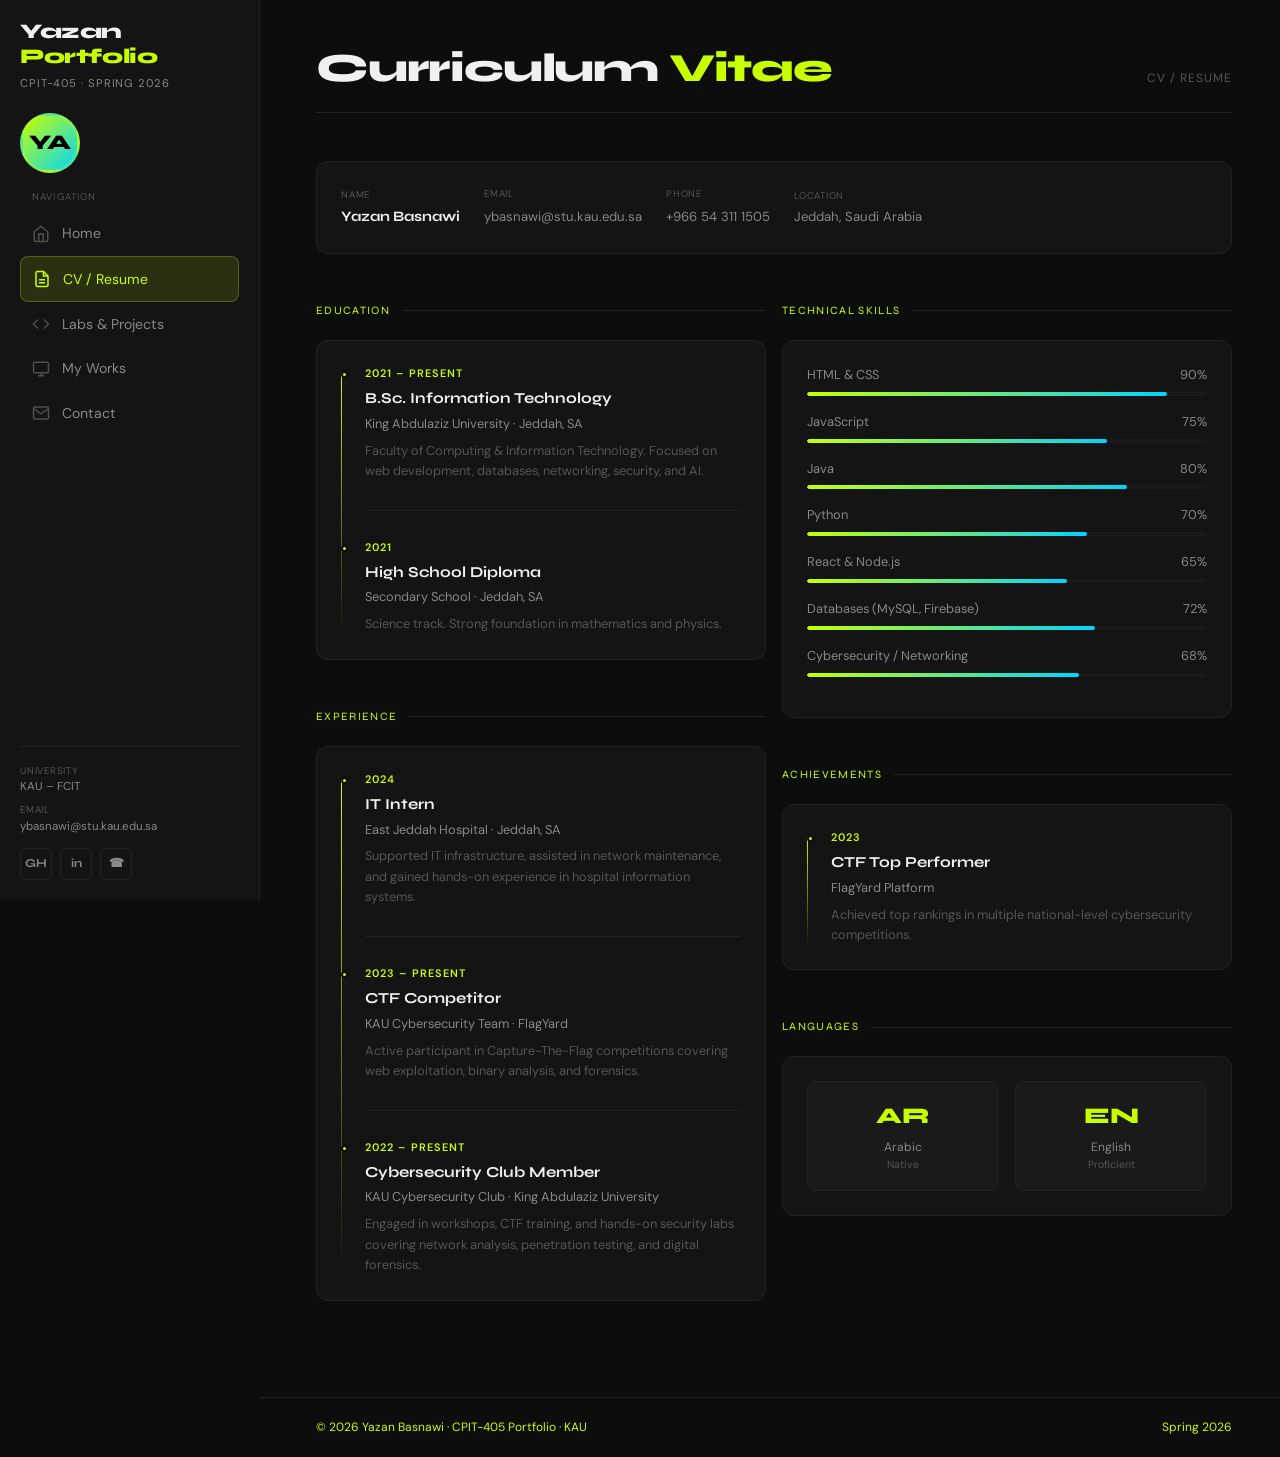
<file: cv.html>
<!DOCTYPE html>
<html lang="en">
<head>
  <meta charset="UTF-8" />
  <meta name="viewport" content="width=device-width, initial-scale=1.0" />
  <title>Yazan – CV / Resume</title>
  <link rel="stylesheet" href="style.css" />
</head>
<body>

  <button class="mobile-menu-btn" id="menuBtn" aria-label="Open menu">
    <span></span><span></span><span></span>
  </button>

  <div class="layout">

    <!-- ===== Sidebar ===== -->
    <aside class="sidebar" id="sidebar">

      <header>
      <div class="sidebar-brand">
        <h1>Yazan<br><span>Portfolio</span></h1>
        <p>CPIT-405 · Spring 2026</p>
      </div>

      <div class="sidebar-avatar">YA</div>

      <nav class="sidebar-nav">
        <p class="nav-label">Navigation</p>
        <ul>
          <li>
            <a href="index.html">
              <svg class="nav-icon" viewBox="0 0 24 24" fill="none" stroke="currentColor" stroke-width="2">
                <path d="M3 9l9-7 9 7v11a2 2 0 01-2 2H5a2 2 0 01-2-2z"/><polyline points="9 22 9 12 15 12 15 22"/>
              </svg>
              Home
            </a>
          </li>
          <li>
            <a href="cv.html" class="active">
              <svg class="nav-icon" viewBox="0 0 24 24" fill="none" stroke="currentColor" stroke-width="2">
                <path d="M14 2H6a2 2 0 00-2 2v16a2 2 0 002 2h12a2 2 0 002-2V8z"/><polyline points="14 2 14 8 20 8"/><line x1="16" y1="13" x2="8" y2="13"/><line x1="16" y1="17" x2="8" y2="17"/>
              </svg>
              CV / Resume
            </a>
          </li>
          <li>
            <a href="labs.html">
              <svg class="nav-icon" viewBox="0 0 24 24" fill="none" stroke="currentColor" stroke-width="2">
                <polyline points="16 18 22 12 16 6"/><polyline points="8 6 2 12 8 18"/>
              </svg>
              Labs & Projects
            </a>
          </li>
          <li>
            <a href="myworks.html">
              <svg class="nav-icon" viewBox="0 0 24 24" fill="none" stroke="currentColor" stroke-width="2">
                <rect x="2" y="3" width="20" height="14" rx="2"/><line x1="8" y1="21" x2="16" y2="21"/><line x1="12" y1="17" x2="12" y2="21"/>
              </svg>
              My Works
            </a>
          </li>
          <li>
            <a href="contact.html">
              <svg class="nav-icon" viewBox="0 0 24 24" fill="none" stroke="currentColor" stroke-width="2">
                <path d="M4 4h16c1.1 0 2 .9 2 2v12c0 1.1-.9 2-2 2H4c-1.1 0-2-.9-2-2V6c0-1.1.9-2 2-2z"/><polyline points="22,6 12,13 2,6"/>
              </svg>
              Contact
            </a>
          </li>
        </ul>
      </nav>
    </header>

      <div class="sidebar-info">
        <div class="info-row">
          <div class="info-item">
            <span>University</span>
            <span>KAU – FCIT</span>
          </div>
          <div class="info-item">
            <span>Email</span>
            <a href="mailto:ybasnawi@stu.kau.edu.sa">ybasnawi@stu.kau.edu.sa</a>
          </div>
        </div>
        <div class="sidebar-socials">
          <a href="https://github.com/yazanworkin" target="_blank" class="social-icon" title="GitHub">GH</a>
          <a href="https://www.linkedin.com/in/yazan-basnawi" target="_blank" class="social-icon" title="LinkedIn">in</a>
          <a href="tel:+966543111505" class="social-icon" title="Phone">☎</a>
        </div>
      </div>

    </aside>

    <!-- ===== Main ===== -->
    <main>

      <div class="page-header">
        <h2>Curriculum <span class="highlight">Vitae</span></h2>
        <span class="breadcrumb">CV / Resume</span>
      </div>

      <!-- Contact info bar -->
      <section>
        <div class="card" style="display:flex; flex-wrap:wrap; gap:1.5rem; align-items:center;">
          <div>
            <div style="font-size:0.6rem; text-transform:uppercase; letter-spacing:0.08em; color:var(--text-dim); margin-bottom:2px;">Name</div>
            <div style="font-family:var(--font-display); font-weight:700; font-size:0.9rem;">Yazan Basnawi</div>
          </div>
          <div>
            <div style="font-size:0.6rem; text-transform:uppercase; letter-spacing:0.08em; color:var(--text-dim); margin-bottom:2px;">Email</div>
            <a href="mailto:ybasnawi@stu.kau.edu.sa" style="font-size:0.82rem; color:var(--text-muted);">ybasnawi@stu.kau.edu.sa</a>
          </div>
          <div>
            <div style="font-size:0.6rem; text-transform:uppercase; letter-spacing:0.08em; color:var(--text-dim); margin-bottom:2px;">Phone</div>
            <a href="tel:+966543111505" style="font-size:0.82rem; color:var(--text-muted);">+966 54 311 1505</a>
          </div>
          <div>
            <div style="font-size:0.6rem; text-transform:uppercase; letter-spacing:0.08em; color:var(--text-dim); margin-bottom:2px;">Location</div>
            <div style="font-size:0.82rem; color:var(--text-muted);">Jeddah, Saudi Arabia</div>
          </div>
        </div>
      </section>

      <div class="cv-grid">

        <!-- Left column -->
        <div>

          <!-- Education -->
          <section>
            <p class="section-title">Education</p>
            <div class="card">
              <div class="cv-timeline">

                <div class="cv-item">
                  <div class="cv-year">2021 – Present</div>
                  <div class="cv-title">B.Sc. Information Technology</div>
                  <div class="cv-sub">King Abdulaziz University · Jeddah, SA</div>
                  <div class="cv-desc">Faculty of Computing & Information Technology. Focused on web development, databases, networking, security, and AI.</div>
                </div>

                <div class="cv-item">
                  <div class="cv-year">2021</div>
                  <div class="cv-title">High School Diploma</div>
                  <div class="cv-sub">Secondary School · Jeddah, SA</div>
                  <div class="cv-desc">Science track. Strong foundation in mathematics and physics.</div>
                </div>

              </div>
            </div>
          </section>

          <!-- Experience -->
          <section>
            <p class="section-title">Experience</p>
            <div class="card">
              <div class="cv-timeline">

                <div class="cv-item">
                  <div class="cv-year">2024</div>
                  <div class="cv-title">IT Intern</div>
                  <div class="cv-sub">East Jeddah Hospital · Jeddah, SA</div>
                  <div class="cv-desc">Supported IT infrastructure, assisted in network maintenance, and gained hands-on experience in hospital information systems.</div>
                </div>

                <div class="cv-item">
                  <div class="cv-year">2023 – Present</div>
                  <div class="cv-title">CTF Competitor</div>
                  <div class="cv-sub">KAU Cybersecurity Team · FlagYard</div>
                  <div class="cv-desc">Active participant in Capture-The-Flag competitions covering web exploitation, binary analysis, and forensics.</div>
                </div>

                <div class="cv-item">
                  <div class="cv-year">2022 – Present</div>
                  <div class="cv-title">Cybersecurity Club Member</div>
                  <div class="cv-sub">KAU Cybersecurity Club · King Abdulaziz University</div>
                  <div class="cv-desc">Engaged in workshops, CTF training, and hands-on security labs covering network analysis, penetration testing, and digital forensics.</div>
                </div>

              </div>
            </div>
          </section>

        </div>

        <!-- Right column -->
        <div>

          <!-- Skills -->
          <section>
            <p class="section-title">Technical Skills</p>
            <div class="card">
              <div class="skill-bar-item">
                <div class="skill-bar-header"><span>HTML & CSS</span><span>90%</span></div>
                <div class="skill-bar-track"><div class="skill-bar-fill" style="width:90%"></div></div>
              </div>
              <div class="skill-bar-item">
                <div class="skill-bar-header"><span>JavaScript</span><span>75%</span></div>
                <div class="skill-bar-track"><div class="skill-bar-fill" style="width:75%"></div></div>
              </div>
              <div class="skill-bar-item">
                <div class="skill-bar-header"><span>Java</span><span>80%</span></div>
                <div class="skill-bar-track"><div class="skill-bar-fill" style="width:80%"></div></div>
              </div>
              <div class="skill-bar-item">
                <div class="skill-bar-header"><span>Python</span><span>70%</span></div>
                <div class="skill-bar-track"><div class="skill-bar-fill" style="width:70%"></div></div>
              </div>
              <div class="skill-bar-item">
                <div class="skill-bar-header"><span>React & Node.js</span><span>65%</span></div>
                <div class="skill-bar-track"><div class="skill-bar-fill" style="width:65%"></div></div>
              </div>
              <div class="skill-bar-item">
                <div class="skill-bar-header"><span>Databases (MySQL, Firebase)</span><span>72%</span></div>
                <div class="skill-bar-track"><div class="skill-bar-fill" style="width:72%"></div></div>
              </div>
              <div class="skill-bar-item">
                <div class="skill-bar-header"><span>Cybersecurity / Networking</span><span>68%</span></div>
                <div class="skill-bar-track"><div class="skill-bar-fill" style="width:68%"></div></div>
              </div>
            </div>
          </section>

          <!-- Achievements -->
          <section>
            <p class="section-title">Achievements</p>
            <div class="card">
              <div class="cv-timeline">

                <div class="cv-item">
                  <div class="cv-year">2023</div>
                  <div class="cv-title">CTF Top Performer</div>
                  <div class="cv-sub">FlagYard Platform</div>
                  <div class="cv-desc">Achieved top rankings in multiple national-level cybersecurity competitions.</div>
                </div>

              </div>
            </div>
          </section>

          <!-- Languages -->
          <section>
            <p class="section-title">Languages</p>
            <div class="card" style="display:flex; gap:1rem; flex-wrap:wrap;">
              <div style="flex:1; min-width:120px; background:var(--bg-card2); border:1px solid var(--border); border-radius:8px; padding:1rem; text-align:center;">
                <div style="font-family:var(--font-display); font-size:1.4rem; font-weight:800; color:var(--accent);">AR</div>
                <div style="font-size:0.75rem; color:var(--text-muted); margin-top:0.25rem;">Arabic</div>
                <div style="font-size:0.65rem; color:var(--text-dim);">Native</div>
              </div>
              <div style="flex:1; min-width:120px; background:var(--bg-card2); border:1px solid var(--border); border-radius:8px; padding:1rem; text-align:center;">
                <div style="font-family:var(--font-display); font-size:1.4rem; font-weight:800; color:var(--accent);">EN</div>
                <div style="font-size:0.75rem; color:var(--text-muted); margin-top:0.25rem;">English</div>
                <div style="font-size:0.65rem; color:var(--text-dim);">Proficient</div>
              </div>
            </div>
          </section>

        </div>
      </div>

    </main>
  </div>

  <footer>
    <span>© 2026 Yazan Basnawi · <span>CPIT-405 Portfolio</span> · KAU</span>
    <span>Spring 2026</span>
  </footer>

  <script>
    const btn = document.getElementById('menuBtn');
    const sidebar = document.getElementById('sidebar');
    btn.addEventListener('click', () => sidebar.classList.toggle('open'));
    document.addEventListener('click', e => {
      if (!sidebar.contains(e.target) && !btn.contains(e.target)) sidebar.classList.remove('open');
    });
  </script>

</body>
</html>
</file>
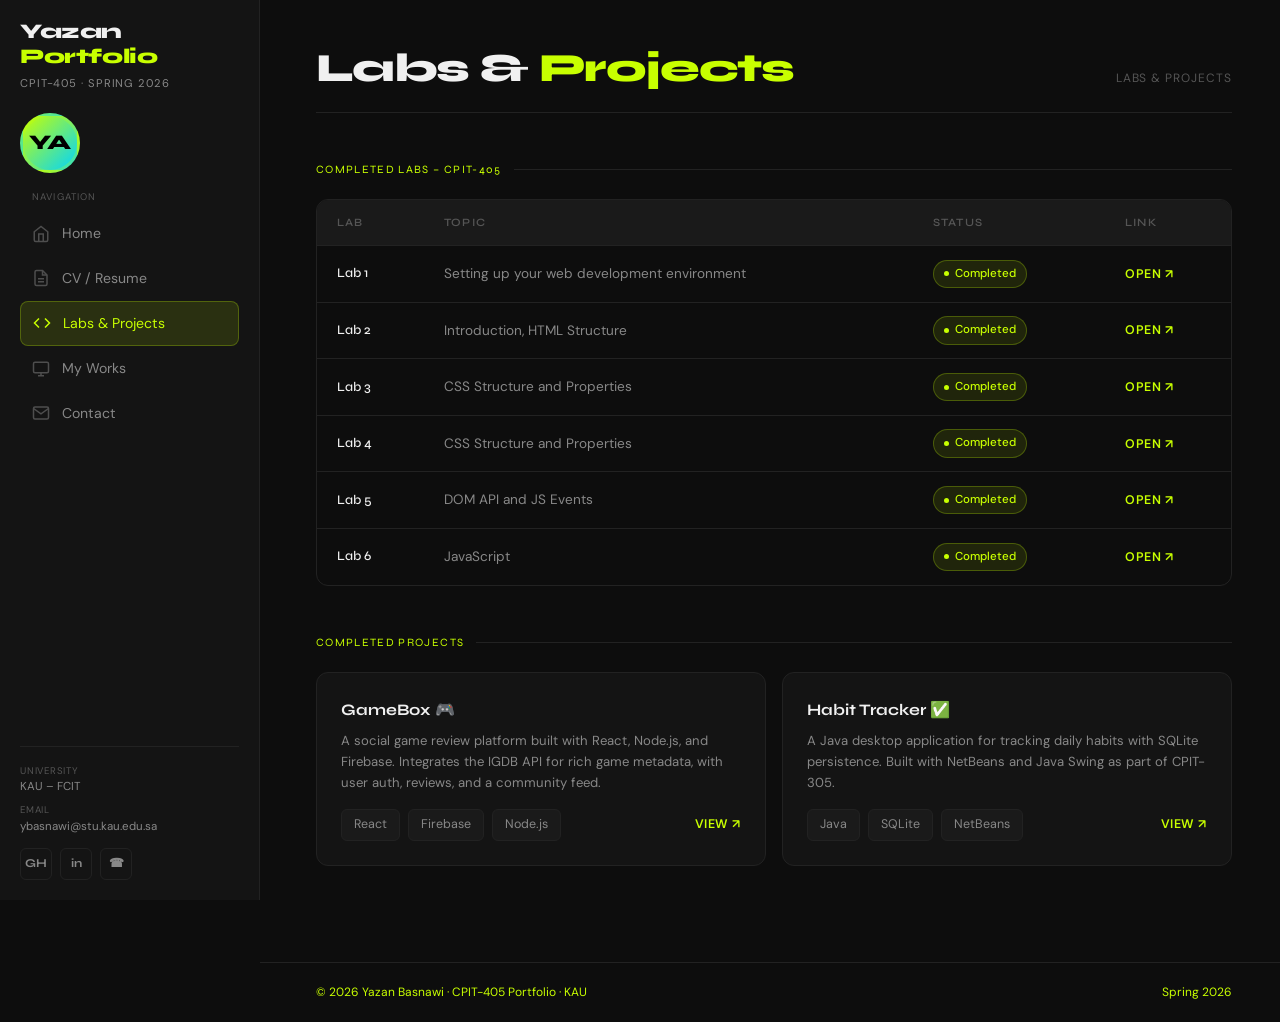
<file: labs.html>
<!DOCTYPE html>
<html lang="en">
<head>
  <meta charset="UTF-8" />
  <meta name="viewport" content="width=device-width, initial-scale=1.0" />
  <title>Yazan – Labs & Projects</title>
  <link rel="stylesheet" href="style.css" />
</head>
<body>

  <button class="mobile-menu-btn" id="menuBtn" aria-label="Open menu">
    <span></span><span></span><span></span>
  </button>

  <div class="layout">

    <!-- ===== Sidebar ===== -->
    <aside class="sidebar" id="sidebar">

      <header>
      <div class="sidebar-brand">
        <h1>Yazan<br><span>Portfolio</span></h1>
        <p>CPIT-405 · Spring 2026</p>
      </div>

      <div class="sidebar-avatar">YA</div>

      <nav class="sidebar-nav">
        <p class="nav-label">Navigation</p>
        <ul>
          <li>
            <a href="index.html">
              <svg class="nav-icon" viewBox="0 0 24 24" fill="none" stroke="currentColor" stroke-width="2">
                <path d="M3 9l9-7 9 7v11a2 2 0 01-2 2H5a2 2 0 01-2-2z"/><polyline points="9 22 9 12 15 12 15 22"/>
              </svg>
              Home
            </a>
          </li>
          <li>
            <a href="cv.html">
              <svg class="nav-icon" viewBox="0 0 24 24" fill="none" stroke="currentColor" stroke-width="2">
                <path d="M14 2H6a2 2 0 00-2 2v16a2 2 0 002 2h12a2 2 0 002-2V8z"/><polyline points="14 2 14 8 20 8"/><line x1="16" y1="13" x2="8" y2="13"/><line x1="16" y1="17" x2="8" y2="17"/>
              </svg>
              CV / Resume
            </a>
          </li>
          <li>
            <a href="labs.html" class="active">
              <svg class="nav-icon" viewBox="0 0 24 24" fill="none" stroke="currentColor" stroke-width="2">
                <polyline points="16 18 22 12 16 6"/><polyline points="8 6 2 12 8 18"/>
              </svg>
              Labs & Projects
            </a>
          </li>
          <li>
            <a href="myworks.html">
              <svg class="nav-icon" viewBox="0 0 24 24" fill="none" stroke="currentColor" stroke-width="2">
                <rect x="2" y="3" width="20" height="14" rx="2"/><line x1="8" y1="21" x2="16" y2="21"/><line x1="12" y1="17" x2="12" y2="21"/>
              </svg>
              My Works
            </a>
          </li>
          <li>
            <a href="contact.html">
              <svg class="nav-icon" viewBox="0 0 24 24" fill="none" stroke="currentColor" stroke-width="2">
                <path d="M4 4h16c1.1 0 2 .9 2 2v12c0 1.1-.9 2-2 2H4c-1.1 0-2-.9-2-2V6c0-1.1.9-2 2-2z"/><polyline points="22,6 12,13 2,6"/>
              </svg>
              Contact
            </a>
          </li>
        </ul>
      </nav>
    </header>

      <div class="sidebar-info">
        <div class="info-row">
          <div class="info-item">
            <span>University</span>
            <span>KAU – FCIT</span>
          </div>
          <div class="info-item">
            <span>Email</span>
            <a href="mailto:ybasnawi@stu.kau.edu.sa">ybasnawi@stu.kau.edu.sa</a>
          </div>
        </div>
        <div class="sidebar-socials">
          <a href="https://github.com/yazanworkin" target="_blank" class="social-icon" title="GitHub">GH</a>
          <a href="https://www.linkedin.com/in/yazan-basnawi" target="_blank" class="social-icon" title="LinkedIn">in</a>
          <a href="tel:+966543111505" class="social-icon" title="Phone">☎</a>
        </div>
      </div>

    </aside>

    <!-- ===== Main ===== -->
    <main>

      <div class="page-header">
        <h2>Labs & <span class="highlight">Projects</span></h2>
        <span class="breadcrumb">Labs & Projects</span>
      </div>

      <!-- Completed Labs -->
      <section>
        <p class="section-title">Completed Labs – CPIT-405</p>
        <div class="labs-table-wrap">
          <table>
            <thead>
              <tr>
                <th>Lab</th>
                <th>Topic</th>
                <th>Status</th>
                <th>Link</th>
              </tr>
            </thead>
            <tbody>
              <tr>
                <td>Lab 1</td>
                <td>Setting up your web development environment</td>
                <td><span class="status-badge status-done">Completed</span></td>
                <td><a href="https://yazanworkin.github.io/CPIT-405/lab-1" target="_blank" class="table-link">Open ↗</a></td>
              </tr>
              <tr>
                <td>Lab 2</td>
                <td>Introduction, HTML Structure</td>
                <td><span class="status-badge status-done">Completed</span></td>
                <td><a href="https://yazanworkin.github.io/CPIT-405/LAB-2/index.html" target="_blank" class="table-link">Open ↗</a></td>
              </tr>
              <tr>
                <td>Lab 3</td>
                <td>CSS Structure and Properties</td>
                <td><span class="status-badge status-done">Completed</span></td>
                <td><a href="https://yazanworkin.github.io/CPIT-405/lab-3/index.html" target="_blank" class="table-link">Open ↗</a></td>
              </tr>
              <tr>
                <td>Lab 4</td>
                <td>CSS Structure and Properties</td>
                <td><span class="status-badge status-done">Completed</span></td>
                <td><a href="https://yazanworkin.github.io/CPIT-405/lab-4/index.html" target="_blank" class="table-link">Open ↗</a></td>
              </tr>
              <tr>
                <td>Lab 5</td>
                <td>DOM API and JS Events</td>
                <td><span class="status-badge status-done">Completed</span></td>
                <td><a href="https://yazanworkin.github.io/CPIT-405/lab-5/index.html" target="_blank" class="table-link">Open ↗</a></td>
              </tr>
              <tr>
                <td>Lab 6</td>
                <td>JavaScript</td>
                <td><span class="status-badge status-done">Completed</span></td>
                <td><a href="https://yazanworkin.github.io/CPIT-405/lab-6/index.html" target="_blank" class="table-link">Open ↗</a></td>
              </tr>
            </tbody>
          </table>
        </div>
      </section>

      <!-- Projects -->
      <section>
        <p class="section-title">Completed Projects</p>
        <div class="card-grid">

          <div class="project-card">
            <h3>GameBox 🎮</h3>
            <p>A social game review platform built with React, Node.js, and Firebase. Integrates the IGDB API for rich game metadata, with user auth, reviews, and a community feed.</p>
            <div class="card-footer">
              <div class="chips">
                <span class="chip">React</span>
                <span class="chip">Firebase</span>
                <span class="chip">Node.js</span>
              </div>
              <a href="#" class="table-link">View ↗</a>
            </div>
          </div>

          <div class="project-card">
            <h3>Habit Tracker ✅</h3>
            <p>A Java desktop application for tracking daily habits with SQLite persistence. Built with NetBeans and Java Swing as part of CPIT-305.</p>
            <div class="card-footer">
              <div class="chips">
                <span class="chip">Java</span>
                <span class="chip">SQLite</span>
                <span class="chip">NetBeans</span>
              </div>
              <a href="#" class="table-link">View ↗</a>
            </div>
          </div>

        </div>
      </section>

    </main>
  </div>

  <footer>
    <span>© 2026 Yazan Basnawi · <span>CPIT-405 Portfolio</span> · KAU</span>
    <span>Spring 2026</span>
  </footer>

  <script>
    const btn = document.getElementById('menuBtn');
    const sidebar = document.getElementById('sidebar');
    btn.addEventListener('click', () => sidebar.classList.toggle('open'));
    document.addEventListener('click', e => {
      if (!sidebar.contains(e.target) && !btn.contains(e.target)) sidebar.classList.remove('open');
    });
  </script>

</body>
</html>
</file>
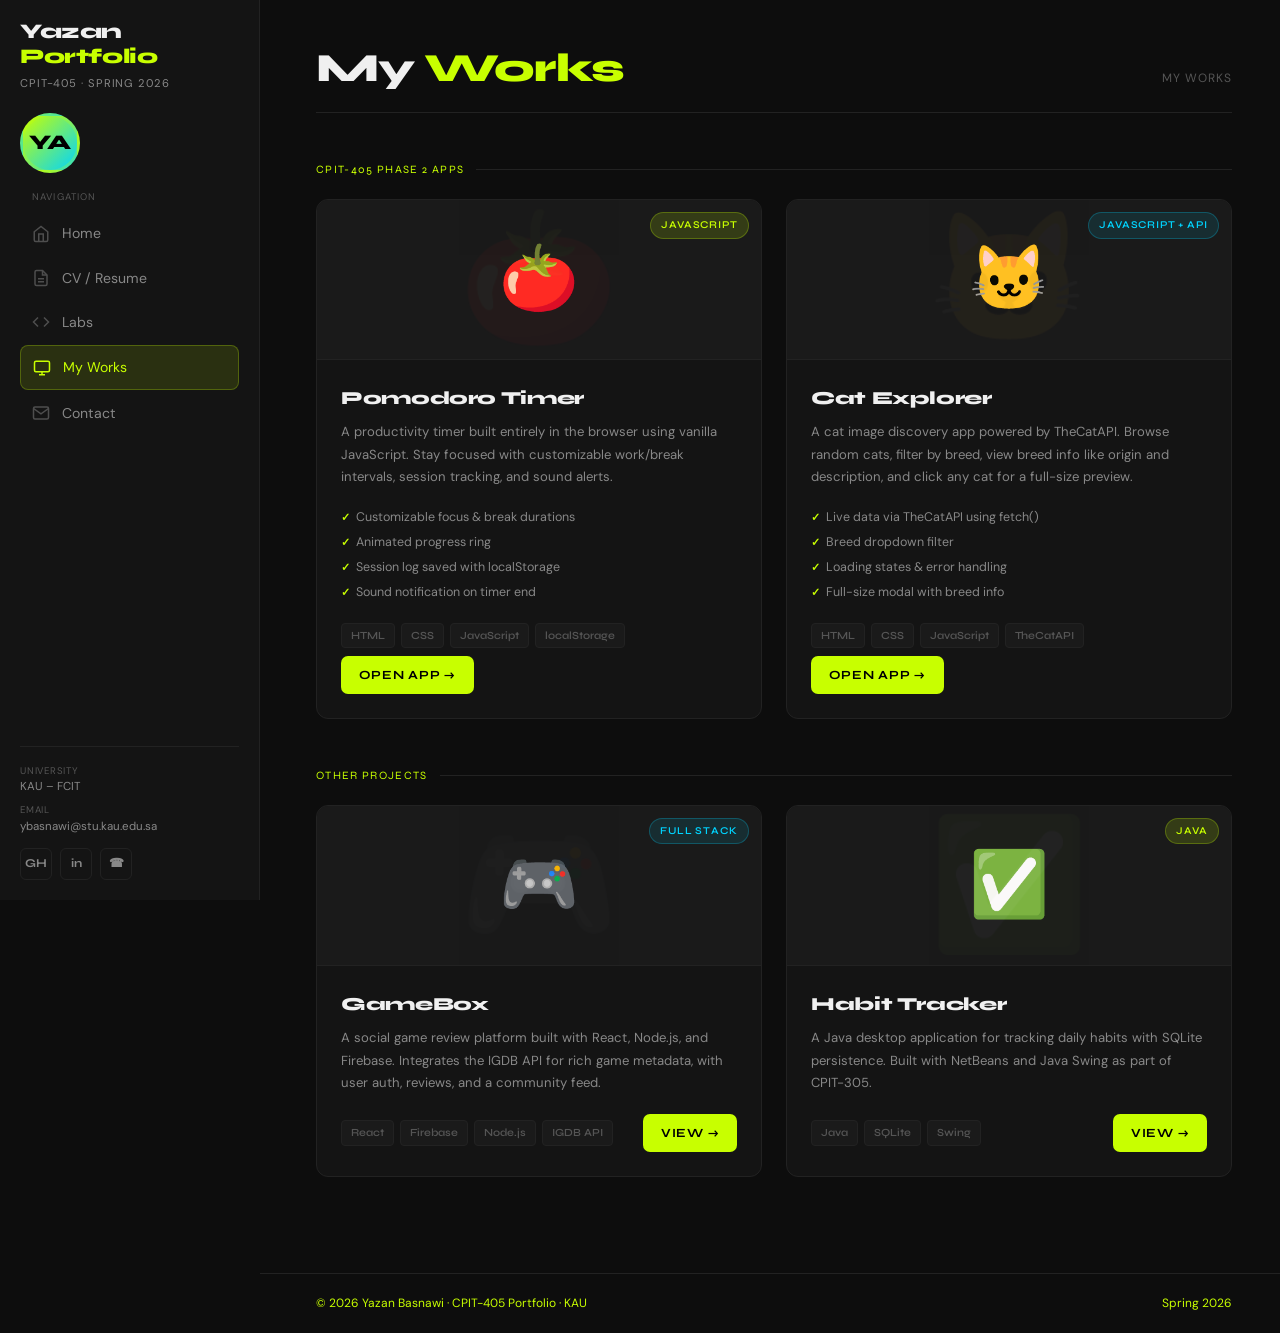
<file: myworks.html>
<!DOCTYPE html>
<html lang="en">
<head>
  <meta charset="UTF-8" />
  <meta name="viewport" content="width=device-width, initial-scale=1.0" />
  <title>Yazan – My Works</title>
  <link rel="stylesheet" href="style.css" />
  <style>
    .works-grid {
      display: grid;
      grid-template-columns: 1fr 1fr;
      gap: 1.5rem;
    }

    @media (max-width: 700px) {
      .works-grid { grid-template-columns: 1fr; }
    }

    .work-card {
      background: var(--bg-card);
      border: 1px solid var(--border);
      border-radius: var(--radius);
      overflow: hidden;
      transition: all 0.25s;
      position: relative;
    }

    .work-card::before {
      content: '';
      position: absolute;
      top: 0; left: 0; right: 0;
      height: 3px;
      background: linear-gradient(90deg, var(--accent), #00d4ff);
      opacity: 0;
      transition: opacity 0.25s;
    }

    .work-card:hover {
      border-color: var(--accent-border);
      transform: translateY(-3px);
    }

    .work-card:hover::before { opacity: 1; }

    .work-card-preview {
      height: 160px;
      display: flex;
      align-items: center;
      justify-content: center;
      font-size: 4rem;
      background: var(--bg-card2);
      border-bottom: 1px solid var(--border);
      position: relative;
      overflow: hidden;
    }

    .work-card-preview .preview-bg {
      position: absolute;
      inset: 0;
      opacity: 0.04;
      font-size: 8rem;
      display: flex;
      align-items: center;
      justify-content: center;
    }

    .work-badge {
      position: absolute;
      top: 0.75rem;
      right: 0.75rem;
      padding: 0.25rem 0.65rem;
      border-radius: 999px;
      font-size: 0.65rem;
      font-weight: 600;
      font-family: var(--font-display);
      text-transform: uppercase;
      letter-spacing: 0.08em;
    }

    .badge-js {
      background: rgba(200,255,0,0.15);
      color: var(--accent);
      border: 1px solid var(--accent-border);
    }

    .badge-api {
      background: rgba(0,212,255,0.1);
      color: #00d4ff;
      border: 1px solid rgba(0,212,255,0.25);
    }

    .work-card-body {
      padding: 1.5rem;
    }

    .work-card-body h3 {
      font-family: var(--font-display);
      font-size: 1.15rem;
      font-weight: 800;
      margin-bottom: 0.5rem;
      letter-spacing: -0.02em;
    }

    .work-card-body p {
      font-size: 0.82rem;
      color: var(--text-muted);
      line-height: 1.7;
      margin-bottom: 1.25rem;
    }

    .work-card-footer {
      display: flex;
      align-items: center;
      justify-content: space-between;
      flex-wrap: wrap;
      gap: 0.5rem;
    }

    .work-tech-chips {
      display: flex;
      gap: 0.4rem;
      flex-wrap: wrap;
    }

    .work-tech-chip {
      padding: 0.2rem 0.55rem;
      border-radius: 4px;
      background: var(--bg-card2);
      border: 1px solid var(--border);
      font-size: 0.68rem;
      color: var(--text-dim);
      font-family: var(--font-display);
      font-weight: 600;
    }

    .btn-open-app {
      display: inline-flex;
      align-items: center;
      gap: 0.4rem;
      padding: 0.55rem 1.1rem;
      background: var(--accent);
      color: #000;
      font-weight: 700;
      font-family: var(--font-display);
      font-size: 0.78rem;
      text-transform: uppercase;
      letter-spacing: 0.06em;
      border-radius: 7px;
      transition: all 0.2s;
      text-decoration: none;
    }

    .btn-open-app:hover {
      background: #d4ff26;
      transform: translateY(-1px);
    }

    /* Feature list */
    .feature-list {
      list-style: none;
      margin-bottom: 1.25rem;
      display: flex;
      flex-direction: column;
      gap: 0.3rem;
    }

    .feature-list li {
      font-size: 0.78rem;
      color: var(--text-muted);
      display: flex;
      align-items: center;
      gap: 0.4rem;
    }

    .feature-list li::before {
      content: '✓';
      color: var(--accent);
      font-weight: 700;
      font-size: 0.7rem;
    }

    /* Also show GameBox and Habit Tracker */
    .prev-projects {
      margin-top: 3rem;
    }
  </style>
</head>
<body>

  <button class="mobile-menu-btn" id="menuBtn" aria-label="Open menu">
    <span></span><span></span><span></span>
  </button>

  <div class="layout">
    <aside class="sidebar" id="sidebar">
      <header>
        <div class="sidebar-brand">
          <h1>Yazan<br><span>Portfolio</span></h1>
          <p>CPIT-405 · Spring 2026</p>
        </div>
        <div class="sidebar-avatar">YA</div>
        <nav class="sidebar-nav">
          <p class="nav-label">Navigation</p>
          <ul>
            <li><a href="index.html"><svg class="nav-icon" viewBox="0 0 24 24" fill="none" stroke="currentColor" stroke-width="2"><path d="M3 9l9-7 9 7v11a2 2 0 01-2 2H5a2 2 0 01-2-2z"/><polyline points="9 22 9 12 15 12 15 22"/></svg>Home</a></li>
            <li><a href="cv.html"><svg class="nav-icon" viewBox="0 0 24 24" fill="none" stroke="currentColor" stroke-width="2"><path d="M14 2H6a2 2 0 00-2 2v16a2 2 0 002 2h12a2 2 0 002-2V8z"/><polyline points="14 2 14 8 20 8"/><line x1="16" y1="13" x2="8" y2="13"/><line x1="16" y1="17" x2="8" y2="17"/></svg>CV / Resume</a></li>
            <li><a href="labs.html"><svg class="nav-icon" viewBox="0 0 24 24" fill="none" stroke="currentColor" stroke-width="2"><polyline points="16 18 22 12 16 6"/><polyline points="8 6 2 12 8 18"/></svg>Labs</a></li>
            <li><a href="myworks.html" class="active"><svg class="nav-icon" viewBox="0 0 24 24" fill="none" stroke="currentColor" stroke-width="2"><rect x="2" y="3" width="20" height="14" rx="2"/><line x1="8" y1="21" x2="16" y2="21"/><line x1="12" y1="17" x2="12" y2="21"/></svg>My Works</a></li>
            <li><a href="contact.html"><svg class="nav-icon" viewBox="0 0 24 24" fill="none" stroke="currentColor" stroke-width="2"><path d="M4 4h16c1.1 0 2 .9 2 2v12c0 1.1-.9 2-2 2H4c-1.1 0-2-.9-2-2V6c0-1.1.9-2 2-2z"/><polyline points="22,6 12,13 2,6"/></svg>Contact</a></li>
          </ul>
        </nav>
      </header>
      <div class="sidebar-info">
        <div class="info-row">
          <div class="info-item"><span>University</span><span>KAU – FCIT</span></div>
          <div class="info-item"><span>Email</span><a href="mailto:ybasnawi@stu.kau.edu.sa">ybasnawi@stu.kau.edu.sa</a></div>
        </div>
        <div class="sidebar-socials">
          <a href="https://github.com/yazanworkin" target="_blank" class="social-icon">GH</a>
          <a href="https://www.linkedin.com/in/yazan-basnawi" target="_blank" class="social-icon">in</a>
          <a href="tel:+966543111505" class="social-icon">☎</a>
        </div>
      </div>
    </aside>

    <main>
      <div class="page-header">
        <h2>My <span class="highlight">Works</span></h2>
        <span class="breadcrumb">My Works</span>
      </div>

      <!-- Phase 2 Apps -->
      <section>
        <p class="section-title">CPIT-405 Phase 2 Apps</p>
        <div class="works-grid">

          <!-- App 1 -->
          <div class="work-card">
            <div class="work-card-preview">
              <div class="preview-bg">🍅</div>
              🍅
              <span class="work-badge badge-js">JavaScript</span>
            </div>
            <div class="work-card-body">
              <h3>Pomodoro Timer</h3>
              <p>A productivity timer built entirely in the browser using vanilla JavaScript. Stay focused with customizable work/break intervals, session tracking, and sound alerts.</p>
              <ul class="feature-list">
                <li>Customizable focus & break durations</li>
                <li>Animated progress ring</li>
                <li>Session log saved with localStorage</li>
                <li>Sound notification on timer end</li>
              </ul>
              <div class="work-card-footer">
                <div class="work-tech-chips">
                  <span class="work-tech-chip">HTML</span>
                  <span class="work-tech-chip">CSS</span>
                  <span class="work-tech-chip">JavaScript</span>
                  <span class="work-tech-chip">localStorage</span>
                </div>
                <a href="app1.html" class="btn-open-app">Open App →</a>
              </div>
            </div>
          </div>

          <!-- App 2 -->
          <div class="work-card">
            <div class="work-card-preview">
              <div class="preview-bg">🐱</div>
              🐱
              <span class="work-badge badge-api">JavaScript + API</span>
            </div>
            <div class="work-card-body">
              <h3>Cat Explorer</h3>
              <p>A cat image discovery app powered by TheCatAPI. Browse random cats, filter by breed, view breed info like origin and description, and click any cat for a full-size preview.</p>
              <ul class="feature-list">
                <li>Live data via TheCatAPI using fetch()</li>
                <li>Breed dropdown filter</li>
                <li>Loading states & error handling</li>
                <li>Full-size modal with breed info</li>
              </ul>
              <div class="work-card-footer">
                <div class="work-tech-chips">
                  <span class="work-tech-chip">HTML</span>
                  <span class="work-tech-chip">CSS</span>
                  <span class="work-tech-chip">JavaScript</span>
                  <span class="work-tech-chip">TheCatAPI</span>
                </div>
                <a href="app2.html" class="btn-open-app">Open App →</a>
              </div>
            </div>
          </div>

        </div>
      </section>

      <!-- Previous Projects -->
      <section class="prev-projects">
        <p class="section-title">Other Projects</p>
        <div class="works-grid">

          <div class="work-card">
            <div class="work-card-preview">
              <div class="preview-bg">🎮</div>
              🎮
              <span class="work-badge badge-api">Full Stack</span>
            </div>
            <div class="work-card-body">
              <h3>GameBox</h3>
              <p>A social game review platform built with React, Node.js, and Firebase. Integrates the IGDB API for rich game metadata, with user auth, reviews, and a community feed.</p>
              <div class="work-card-footer">
                <div class="work-tech-chips">
                  <span class="work-tech-chip">React</span>
                  <span class="work-tech-chip">Firebase</span>
                  <span class="work-tech-chip">Node.js</span>
                  <span class="work-tech-chip">IGDB API</span>
                </div>
                <a href="#" class="btn-open-app">View →</a>
              </div>
            </div>
          </div>

          <div class="work-card">
            <div class="work-card-preview">
              <div class="preview-bg">✅</div>
              ✅
              <span class="work-badge badge-js">Java</span>
            </div>
            <div class="work-card-body">
              <h3>Habit Tracker</h3>
              <p>A Java desktop application for tracking daily habits with SQLite persistence. Built with NetBeans and Java Swing as part of CPIT-305.</p>
              <div class="work-card-footer">
                <div class="work-tech-chips">
                  <span class="work-tech-chip">Java</span>
                  <span class="work-tech-chip">SQLite</span>
                  <span class="work-tech-chip">Swing</span>
                </div>
                <a href="#" class="btn-open-app">View →</a>
              </div>
            </div>
          </div>

        </div>
      </section>

    </main>
  </div>

  <footer>
    <span>© 2026 Yazan Basnawi · <span>CPIT-405 Portfolio</span> · KAU</span>
    <span>Spring 2026</span>
  </footer>

  <script>
    const menuBtn = document.getElementById('menuBtn');
    const sidebar = document.getElementById('sidebar');
    menuBtn.addEventListener('click', () => sidebar.classList.toggle('open'));
    document.addEventListener('click', e => {
      if (!sidebar.contains(e.target) && !menuBtn.contains(e.target)) sidebar.classList.remove('open');
    });
  </script>

</body>
</html>
</file>
<file: style.css>
@import url('https://fonts.googleapis.com/css2?family=Syne:wght@400;600;700;800&family=DM+Sans:ital,wght@0,300;0,400;0,500;1,300&display=swap');

/* ===== CSS Variables ===== */
:root {
  --bg: #0d0d0d;
  --bg-card: #141414;
  --bg-card2: #1a1a1a;
  --accent: #c8ff00;
  --accent-dim: rgba(200, 255, 0, 0.12);
  --accent-border: rgba(200, 255, 0, 0.25);
  --text: #f0f0f0;
  --text-muted: #888;
  --text-dim: #555;
  --border: #222;
  --sidebar-w: 260px;
  --radius: 12px;
  --font-display: 'Syne', sans-serif;
  --font-body: 'DM Sans', sans-serif;
}

/* ===== Reset ===== */
*, *::before, *::after { box-sizing: border-box; margin: 0; padding: 0; }

html { scroll-behavior: smooth; }

body {
  font-family: var(--font-body);
  background: var(--bg);
  color: var(--text);
  min-height: 100vh;
  display: flex;
  flex-direction: column;
  line-height: 1.6;
}

a { color: inherit; text-decoration: none; }
img { max-width: 100%; display: block; }
ul { list-style: none; }

/* ===== Layout ===== */
.layout {
  display: flex;
  min-height: 100vh;
}

/* ===== Sidebar ===== */
aside.sidebar {
  width: var(--sidebar-w);
  background: var(--bg-card);
  border-right: 1px solid var(--border);
  position: fixed;
  top: 0; left: 0;
  height: 100vh;
  display: flex;
  flex-direction: column;
  padding: 1.25rem 1.25rem;
  z-index: 100;
  overflow-y: hidden;
}

.sidebar-brand {
  margin-bottom: 1.25rem;
}

.sidebar-brand h1 {
  font-family: var(--font-display);
  font-weight: 800;
  font-size: 1.3rem;
  letter-spacing: -0.02em;
  color: var(--text);
  line-height: 1.2;
}

.sidebar-brand h1 span {
  color: var(--accent);
}

.sidebar-brand p {
  font-size: 0.7rem;
  color: var(--text-muted);
  margin-top: 0.3rem;
  text-transform: uppercase;
  letter-spacing: 0.08em;
}

/* Avatar */
.sidebar-avatar {
  width: 60px;
  height: 60px;
  border-radius: 50%;
  background: linear-gradient(135deg, var(--accent) 0%, #00d4ff 100%);
  display: flex;
  align-items: center;
  justify-content: center;
  font-family: var(--font-display);
  font-size: 1.3rem;
  font-weight: 800;
  color: #000;
  margin-bottom: 1rem;
  flex-shrink: 0;
  border: 3px solid var(--accent-border);
}

/* Nav */
nav.sidebar-nav {
  flex: 1;
}

.nav-label {
  font-size: 0.6rem;
  text-transform: uppercase;
  letter-spacing: 0.12em;
  color: var(--text-dim);
  margin-bottom: 0.5rem;
  padding-left: 0.75rem;
}

.sidebar-nav ul {
  display: flex;
  flex-direction: column;
  gap: 1px;
  margin-bottom: 1rem;
}

.sidebar-nav a {
  display: flex;
  align-items: center;
  gap: 0.75rem;
  padding: 0.65rem 0.75rem;
  border-radius: 8px;
  font-size: 0.88rem;
  font-weight: 400;
  color: var(--text-muted);
  transition: all 0.2s ease;
}

.sidebar-nav a .nav-icon {
  width: 18px;
  height: 18px;
  opacity: 0.5;
  transition: opacity 0.2s;
  flex-shrink: 0;
}

.sidebar-nav a:hover,
.sidebar-nav a.active {
  background: var(--accent-dim);
  color: var(--accent);
  border: 1px solid var(--accent-border);
}

.sidebar-nav a:hover .nav-icon,
.sidebar-nav a.active .nav-icon {
  opacity: 1;
}

/* Sidebar info */
.sidebar-info {
  border-top: 1px solid var(--border);
  padding-top: 1rem;
  margin-top: auto;
  font-size: 0.75rem;
  color: var(--text-muted);
}

.sidebar-info .info-row {
  display: flex;
  flex-direction: column;
  gap: 0.35rem;
  margin-bottom: 0.75rem;
}

.sidebar-info .info-item {
  display: flex;
  flex-direction: column;
}

.sidebar-info .info-item span:first-child {
  font-size: 0.6rem;
  text-transform: uppercase;
  letter-spacing: 0.08em;
  color: var(--text-dim);
}

.sidebar-info .info-item a,
.sidebar-info .info-item span:last-child {
  color: var(--text-muted);
  word-break: break-all;
  font-size: 0.72rem;
}

.sidebar-info .info-item a:hover {
  color: var(--accent);
}

/* Social icons */
.sidebar-socials {
  display: flex;
  gap: 0.5rem;
  margin-top: 0.75rem;
}

.social-icon {
  width: 32px;
  height: 32px;
  border-radius: 6px;
  border: 1px solid var(--border);
  display: flex;
  align-items: center;
  justify-content: center;
  color: var(--text-muted);
  transition: all 0.2s;
  font-size: 0.75rem;
  font-weight: 700;
  font-family: var(--font-display);
}

.social-icon:hover {
  background: var(--accent-dim);
  border-color: var(--accent-border);
  color: var(--accent);
}

/* ===== Main content ===== */
main {
  margin-left: var(--sidebar-w);
  flex: 1;
  padding: 3rem 3rem 3rem 3.5rem;
  max-width: calc(100% - var(--sidebar-w));
}

/* ===== Page header ===== */
.page-header {
  margin-bottom: 3rem;
  padding-bottom: 1.5rem;
  border-bottom: 1px solid var(--border);
  display: flex;
  align-items: flex-end;
  justify-content: space-between;
}

.page-header h2 {
  font-family: var(--font-display);
  font-size: 2.5rem;
  font-weight: 800;
  letter-spacing: -0.03em;
  line-height: 1;
}

.page-header h2 .highlight {
  color: var(--accent);
}

.page-header .breadcrumb {
  font-size: 0.75rem;
  color: var(--text-dim);
  text-transform: uppercase;
  letter-spacing: 0.08em;
}

/* ===== Section ===== */
section {
  margin-bottom: 3rem;
}

.section-title {
  font-family: var(--font-display);
  font-size: 0.7rem;
  text-transform: uppercase;
  letter-spacing: 0.12em;
  color: var(--accent);
  margin-bottom: 1.25rem;
  display: flex;
  align-items: center;
  gap: 0.75rem;
}

.section-title::after {
  content: '';
  flex: 1;
  height: 1px;
  background: var(--border);
}

/* ===== Cards ===== */
.card {
  background: var(--bg-card);
  border: 1px solid var(--border);
  border-radius: var(--radius);
  padding: 1.5rem;
  transition: border-color 0.2s;
}

.card:hover {
  border-color: var(--accent-border);
}

.card-grid {
  display: grid;
  grid-template-columns: repeat(auto-fill, minmax(300px, 1fr));
  gap: 1rem;
}

/* ===== Home Page: Hero ===== */
.hero {
  display: grid;
  grid-template-columns: 1fr auto;
  gap: 2rem;
  align-items: start;
  margin-bottom: 3rem;
}

.hero-text h2 {
  font-family: var(--font-display);
  font-size: 3.2rem;
  font-weight: 800;
  letter-spacing: -0.04em;
  line-height: 1.05;
  margin-bottom: 1rem;
}

.hero-text h2 .name-accent {
  color: var(--accent);
  display: block;
}

.hero-text p {
  font-size: 1rem;
  color: var(--text-muted);
  max-width: 480px;
  line-height: 1.7;
  margin-bottom: 1.5rem;
}

.hero-badge {
  display: inline-flex;
  align-items: center;
  gap: 0.5rem;
  background: var(--accent-dim);
  border: 1px solid var(--accent-border);
  border-radius: 999px;
  padding: 0.35rem 0.9rem;
  font-size: 0.75rem;
  color: var(--accent);
  font-weight: 500;
  margin-bottom: 1.5rem;
}

.hero-badge::before {
  content: '';
  width: 6px;
  height: 6px;
  border-radius: 50%;
  background: var(--accent);
  animation: pulse 2s infinite;
}

@keyframes pulse {
  0%, 100% { opacity: 1; }
  50% { opacity: 0.4; }
}

.hero-cta {
  display: flex;
  gap: 0.75rem;
  flex-wrap: wrap;
}

.btn {
  display: inline-flex;
  align-items: center;
  gap: 0.5rem;
  padding: 0.65rem 1.25rem;
  border-radius: 8px;
  font-size: 0.85rem;
  font-weight: 500;
  font-family: var(--font-body);
  cursor: pointer;
  transition: all 0.2s;
  border: 1px solid transparent;
}

.btn-primary {
  background: var(--accent);
  color: #000;
  font-weight: 600;
}

.btn-primary:hover {
  background: #d4ff26;
  transform: translateY(-1px);
}

.btn-outline {
  background: transparent;
  color: var(--text-muted);
  border-color: var(--border);
}

.btn-outline:hover {
  border-color: var(--accent-border);
  color: var(--accent);
  background: var(--accent-dim);
}

/* Stats row */
.stats-row {
  display: flex;
  gap: 1.5rem;
  margin-top: 2rem;
  flex-wrap: wrap;
}

.stat-item {
  display: flex;
  flex-direction: column;
}

.stat-num {
  font-family: var(--font-display);
  font-size: 1.8rem;
  font-weight: 800;
  color: var(--accent);
  line-height: 1;
}

.stat-label {
  font-size: 0.72rem;
  color: var(--text-muted);
  text-transform: uppercase;
  letter-spacing: 0.06em;
  margin-top: 0.2rem;
}

/* Skills chips */
.chips {
  display: flex;
  flex-wrap: wrap;
  gap: 0.5rem;
}

.chip {
  background: var(--bg-card2);
  border: 1px solid var(--border);
  border-radius: 6px;
  padding: 0.3rem 0.75rem;
  font-size: 0.78rem;
  color: var(--text-muted);
  transition: all 0.2s;
}

.chip:hover {
  border-color: var(--accent-border);
  color: var(--accent);
  background: var(--accent-dim);
}

.chip.featured {
  border-color: var(--accent-border);
  color: var(--accent);
  background: var(--accent-dim);
}

/* ===== CV Page ===== */
.cv-grid {
  display: grid;
  grid-template-columns: 1fr 1fr;
  gap: 1rem;
}

.cv-timeline {
  position: relative;
  padding-left: 1.5rem;
}

.cv-timeline::before {
  content: '';
  position: absolute;
  left: 0;
  top: 0.5rem;
  bottom: 0;
  width: 1px;
  background: linear-gradient(to bottom, var(--accent), transparent);
}

.cv-item {
  position: relative;
  margin-bottom: 1.75rem;
  padding-bottom: 1.75rem;
  border-bottom: 1px solid var(--border);
}

.cv-item:last-child {
  border-bottom: none;
  margin-bottom: 0;
  padding-bottom: 0;
}

.cv-item::before {
  content: '';
  position: absolute;
  left: -1.5rem;
  top: 0.4rem;
  width: 7px;
  height: 7px;
  border-radius: 50%;
  background: var(--accent);
  border: 2px solid var(--bg);
}

.cv-year {
  font-size: 0.68rem;
  color: var(--accent);
  text-transform: uppercase;
  letter-spacing: 0.1em;
  margin-bottom: 0.25rem;
  font-weight: 600;
}

.cv-title {
  font-family: var(--font-display);
  font-size: 0.95rem;
  font-weight: 700;
  margin-bottom: 0.2rem;
}

.cv-sub {
  font-size: 0.8rem;
  color: var(--text-muted);
  margin-bottom: 0.4rem;
}

.cv-desc {
  font-size: 0.8rem;
  color: var(--text-dim);
  line-height: 1.6;
}

/* Skill bars */
.skill-bar-item {
  margin-bottom: 1rem;
}

.skill-bar-header {
  display: flex;
  justify-content: space-between;
  font-size: 0.8rem;
  margin-bottom: 0.4rem;
  color: var(--text-muted);
}

.skill-bar-track {
  background: var(--bg-card2);
  border-radius: 999px;
  height: 4px;
  overflow: hidden;
}

.skill-bar-fill {
  height: 100%;
  background: linear-gradient(90deg, var(--accent), #00d4ff);
  border-radius: 999px;
  transition: width 1s ease;
}

/* ===== Labs Page ===== */
.labs-table-wrap {
  overflow-x: auto;
  border-radius: var(--radius);
  border: 1px solid var(--border);
}

table {
  width: 100%;
  border-collapse: collapse;
  font-size: 0.85rem;
}

thead tr {
  background: var(--bg-card2);
  border-bottom: 1px solid var(--border);
}

thead th {
  padding: 0.85rem 1.25rem;
  text-align: left;
  font-family: var(--font-display);
  font-size: 0.7rem;
  text-transform: uppercase;
  letter-spacing: 0.1em;
  color: var(--text-dim);
  font-weight: 600;
}

tbody tr {
  border-bottom: 1px solid var(--border);
  transition: background 0.15s;
}

tbody tr:last-child { border-bottom: none; }

tbody tr:hover {
  background: var(--accent-dim);
}

td {
  padding: 0.85rem 1.25rem;
  color: var(--text-muted);
}

td:first-child {
  font-weight: 500;
  color: var(--text);
  font-family: var(--font-display);
  font-size: 0.82rem;
}

.status-badge {
  display: inline-flex;
  align-items: center;
  gap: 0.35rem;
  padding: 0.25rem 0.65rem;
  border-radius: 999px;
  font-size: 0.72rem;
  font-weight: 500;
}

.status-done {
  background: rgba(200, 255, 0, 0.1);
  color: var(--accent);
  border: 1px solid var(--accent-border);
}

.status-done::before {
  content: '';
  width: 5px;
  height: 5px;
  border-radius: 50%;
  background: var(--accent);
}

.table-link {
  color: var(--accent);
  font-size: 0.78rem;
  font-weight: 600;
  letter-spacing: 0.04em;
  text-transform: uppercase;
  transition: opacity 0.2s;
}

.table-link:hover {
  opacity: 0.7;
}

/* Project cards */
.project-card {
  background: var(--bg-card);
  border: 1px solid var(--border);
  border-radius: var(--radius);
  padding: 1.5rem;
  transition: all 0.25s;
  position: relative;
  overflow: hidden;
}

.project-card::before {
  content: '';
  position: absolute;
  top: 0; left: 0; right: 0;
  height: 2px;
  background: linear-gradient(90deg, var(--accent), transparent);
  opacity: 0;
  transition: opacity 0.25s;
}

.project-card:hover {
  border-color: var(--accent-border);
  transform: translateY(-2px);
}

.project-card:hover::before {
  opacity: 1;
}

.project-card h3 {
  font-family: var(--font-display);
  font-size: 1rem;
  font-weight: 700;
  margin-bottom: 0.5rem;
}

.project-card p {
  font-size: 0.82rem;
  color: var(--text-muted);
  line-height: 1.6;
  margin-bottom: 1rem;
}

.project-card .card-footer {
  display: flex;
  align-items: center;
  justify-content: space-between;
}

/* ===== Contact Page ===== */
.contact-layout {
  display: grid;
  grid-template-columns: 1fr 1.5fr;
  gap: 1.5rem;
  align-items: start;
}

.contact-info-block h3 {
  font-family: var(--font-display);
  font-size: 1.1rem;
  font-weight: 700;
  margin-bottom: 0.5rem;
}

.contact-info-block p {
  font-size: 0.85rem;
  color: var(--text-muted);
  line-height: 1.7;
  margin-bottom: 1.5rem;
}

.contact-list {
  display: flex;
  flex-direction: column;
  gap: 0.75rem;
}

.contact-item {
  display: flex;
  align-items: center;
  gap: 0.75rem;
  padding: 0.75rem;
  background: var(--bg-card2);
  border-radius: 8px;
  border: 1px solid var(--border);
  font-size: 0.82rem;
  color: var(--text-muted);
  transition: all 0.2s;
}

.contact-item:hover {
  border-color: var(--accent-border);
  color: var(--accent);
}

.contact-item .ci-icon {
  width: 32px;
  height: 32px;
  border-radius: 6px;
  background: var(--accent-dim);
  border: 1px solid var(--accent-border);
  display: flex;
  align-items: center;
  justify-content: center;
  font-size: 0.7rem;
  font-weight: 700;
  color: var(--accent);
  flex-shrink: 0;
  font-family: var(--font-display);
}

/* Contact form */
.contact-form-card {
  background: var(--bg-card);
  border: 1px solid var(--border);
  border-radius: var(--radius);
  padding: 2rem;
}

.contact-form-card h3 {
  font-family: var(--font-display);
  font-size: 1.1rem;
  font-weight: 700;
  margin-bottom: 0.35rem;
}

.contact-form-card > p {
  font-size: 0.82rem;
  color: var(--text-muted);
  margin-bottom: 1.5rem;
}

.form-group {
  margin-bottom: 1.1rem;
}

.form-row {
  display: grid;
  grid-template-columns: 1fr 1fr;
  gap: 0.75rem;
}

label {
  display: block;
  font-size: 0.72rem;
  text-transform: uppercase;
  letter-spacing: 0.08em;
  color: var(--text-dim);
  margin-bottom: 0.4rem;
}

input, textarea, select {
  width: 100%;
  background: var(--bg-card2);
  border: 1px solid var(--border);
  border-radius: 8px;
  padding: 0.7rem 0.9rem;
  color: var(--text);
  font-family: var(--font-body);
  font-size: 0.88rem;
  transition: border-color 0.2s, box-shadow 0.2s;
  outline: none;
  -webkit-appearance: none;
}

input::placeholder, textarea::placeholder {
  color: var(--text-dim);
}

input:focus, textarea:focus, select:focus {
  border-color: var(--accent-border);
  box-shadow: 0 0 0 3px rgba(200,255,0,0.06);
}

textarea {
  resize: vertical;
  min-height: 110px;
}

.radio-group {
  display: flex;
  gap: 1rem;
}

.radio-label {
  display: flex;
  align-items: center;
  gap: 0.4rem;
  font-size: 0.82rem;
  color: var(--text-muted);
  cursor: pointer;
  text-transform: none;
  letter-spacing: 0;
}

.radio-label input[type="radio"] {
  width: auto;
  accent-color: var(--accent);
}

.btn-submit {
  width: 100%;
  padding: 0.85rem;
  background: var(--accent);
  color: #000;
  font-weight: 700;
  font-family: var(--font-display);
  font-size: 0.85rem;
  text-transform: uppercase;
  letter-spacing: 0.08em;
  border: none;
  border-radius: 8px;
  cursor: pointer;
  transition: all 0.2s;
  margin-top: 0.5rem;
}

.btn-submit:hover {
  background: #d4ff26;
  transform: translateY(-1px);
}

/* Message type toggle buttons */
.msg-type-group {
  display: flex;
  gap: 0.5rem;
  flex-wrap: wrap;
}

.msg-type-btn {
  display: flex;
  align-items: center;
  gap: 0.4rem;
  padding: 0.45rem 0.9rem;
  border-radius: 8px;
  border: 1px solid var(--border);
  background: var(--bg-card2);
  color: var(--text-muted);
  font-size: 0.82rem;
  cursor: pointer;
  transition: all 0.2s;
  text-transform: none;
  letter-spacing: 0;
  user-select: none;
}

.msg-type-btn svg {
  width: 15px;
  height: 15px;
  flex-shrink: 0;
  transition: all 0.2s;
}

.msg-type-btn .check-path {
  stroke-dasharray: 10;
  stroke-dashoffset: 10;
  transition: stroke-dashoffset 0.25s ease;
}

.msg-type-btn:hover {
  border-color: var(--accent-border);
  color: var(--text);
}

.msg-type-btn.active {
  background: var(--accent-dim);
  border-color: var(--accent);
  color: var(--accent);
}

.msg-type-btn.active svg {
  stroke: var(--accent);
}

.msg-type-btn.active .check-path {
  stroke-dashoffset: 0;
}


footer {
  margin-left: var(--sidebar-w);
  border-top: 1px solid var(--border);
  padding: 1.25rem 3rem 1.25rem 3.5rem;
  display: flex;
  align-items: center;
  justify-content: space-between;
  font-size: 0.75rem;
  color: var(--text-dim);
}

footer span {
  color: var(--accent);
}

/* ===== Mobile nav toggle ===== */
.mobile-menu-btn {
  display: none;
  position: fixed;
  top: 1rem;
  right: 1rem;
  z-index: 200;
  background: var(--bg-card);
  border: 1px solid var(--border);
  border-radius: 8px;
  padding: 0.6rem;
  cursor: pointer;
  flex-direction: column;
  gap: 4px;
}

.mobile-menu-btn span {
  display: block;
  width: 20px;
  height: 2px;
  background: var(--text);
  transition: all 0.2s;
}

/* ===== Responsive ===== */
@media (max-width: 900px) {
  :root { --sidebar-w: 0px; }

  .mobile-menu-btn { display: flex; }

  aside.sidebar {
    transform: translateX(-100%);
    transition: transform 0.3s ease;
    width: 260px;
  }

  aside.sidebar.open {
    transform: translateX(0);
  }

  main {
    margin-left: 0;
    max-width: 100%;
    padding: 5rem 1.25rem 2rem;
  }

  footer {
    margin-left: 0;
    padding: 1rem 1.25rem;
    flex-direction: column;
    gap: 0.5rem;
    text-align: center;
  }

  .hero {
    grid-template-columns: 1fr;
  }

  .hero-text h2 {
    font-size: 2.2rem;
  }

  .cv-grid {
    grid-template-columns: 1fr;
  }

  .contact-layout {
    grid-template-columns: 1fr;
  }

  .form-row {
    grid-template-columns: 1fr;
  }

  .page-header {
    flex-direction: column;
    align-items: flex-start;
    gap: 0.5rem;
  }
}

@media (max-width: 480px) {
  .hero-text h2 { font-size: 1.8rem; }
  .card-grid { grid-template-columns: 1fr; }
  .stats-row { gap: 1rem; }
}
</file>
